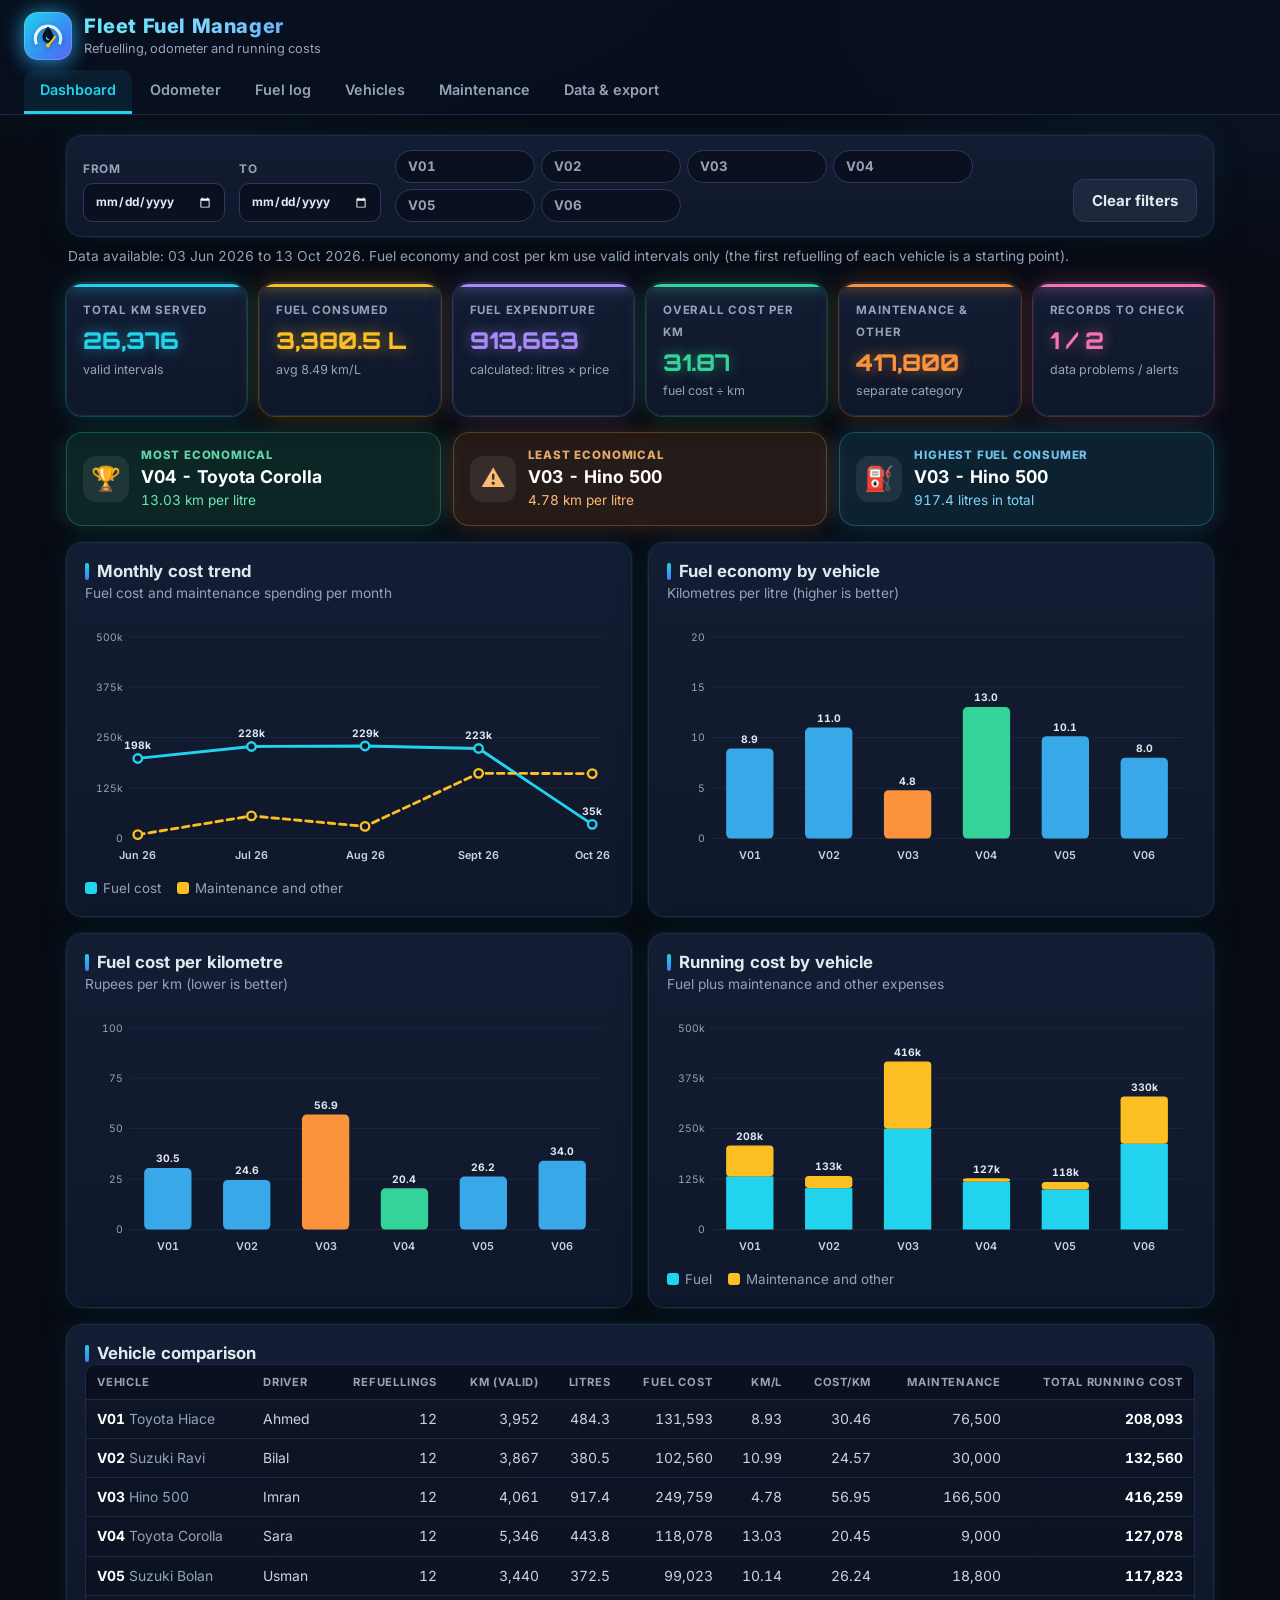
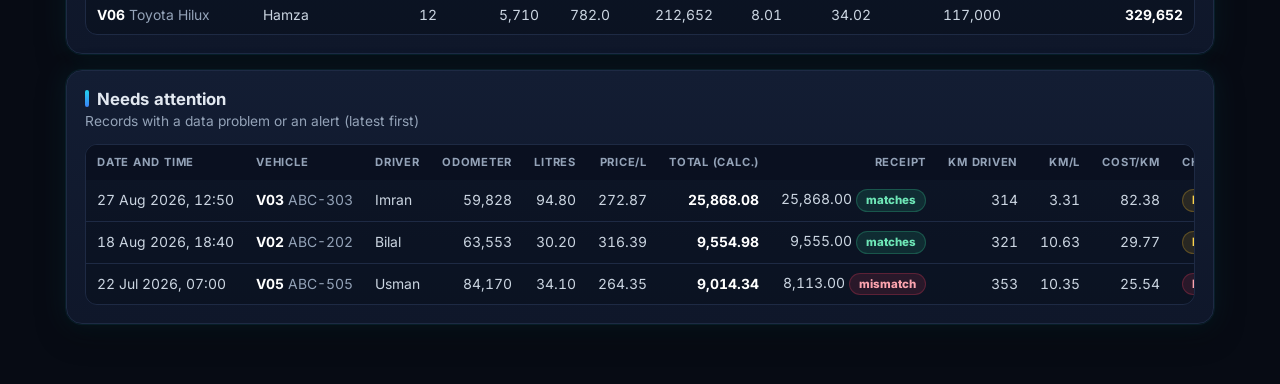
<file: fleet_manager_single.html>
<!DOCTYPE html>
<html lang="en">
<head>
<meta charset="utf-8">
<meta name="viewport" content="width=device-width, initial-scale=1">
<title>Fleet Fuel Manager</title>
<link rel="icon" href="data:image/svg+xml,%3Csvg xmlns='http://www.w3.org/2000/svg' viewBox='0 0 48 48'%3E%3Crect width='48' height='48' rx='11' fill='%2322d3ee'/%3E%3Cpath d='M9 33A16 16 0 1 1 39 33' fill='none' stroke='white' stroke-width='4' stroke-linecap='round'/%3E%3Cpath d='M24 12C24 12 17 20.5 17 25.5A7 7 0 0 0 31 25.5C31 20.5 24 12 24 12Z' fill='%2304121f'/%3E%3Cline x1='24' y1='36' x2='33' y2='25' stroke='%23fbbf24' stroke-width='2.6' stroke-linecap='round'/%3E%3C/svg%3E">
<link rel="preconnect" href="https://fonts.googleapis.com">
<link rel="preconnect" href="https://fonts.gstatic.com" crossorigin>
<link href="https://fonts.googleapis.com/css2?family=Inter:wght@400;500;600;700;800&family=Orbitron:wght@500;700;800&display=swap" rel="stylesheet">
<style>
/* Fleet Fuel Manager - dark "telemetry" theme. Colours are variables at the top: change them to re-theme the whole app. */
:root {
  color-scheme: dark;
  --bg: #070b14;
  --bg2: #0b1220;
  --card: #0f172a;
  --card2: #131d33;
  --ink: #e2e8f0;
  --muted: #94a3b8;
  --line: #1e2a44;
  --cyan: #22d3ee;
  --blue: #3b82f6;
  --head1: #0b1f3a;
  --head2: #0e3a5f;
  --accent: #fbbf24;
  --bar: #38a8e8;
  --best: #34d399;
  --worst: #fb923c;
  --fuel: #22d3ee;
  --maint: #fbbf24;
  --warn-bg: rgba(251, 191, 36, .12);
  --warn-ink: #fcd34d;
  --bad-bg: rgba(244, 63, 94, .13);
  --bad-ink: #fda4af;
  --good-bg: rgba(52, 211, 153, .13);
  --good-ink: #6ee7b7;
  --info-bg: rgba(56, 189, 248, .13);
  --info-ink: #7dd3fc;
  --radius: 16px;
  --wheel-w: 46px;
  --wheel-h: 68px;
  --digital: "Orbitron", "Consolas", "SF Mono", "Courier New", monospace;
}
* { box-sizing: border-box; }
html { -webkit-text-size-adjust: 100%; }
body {
  margin: 0; color: var(--ink); min-height: 100vh;
  background: radial-gradient(900px 420px at 15% -120px, rgba(34, 211, 238, .10), transparent 70%),
              radial-gradient(800px 400px at 100% 0, rgba(59, 130, 246, .10), transparent 70%), var(--bg);
  background-attachment: fixed;
  font-family: "Inter", "Segoe UI", system-ui, -apple-system, Roboto, Arial, sans-serif;
  font-size: 15px; line-height: 1.45; font-variant-numeric: tabular-nums;
}
h1, h2 { margin: 0; line-height: 1.2; }
h2 { font-size: 1.05rem; display: flex; align-items: center; gap: 8px; }
h2::before { content: ""; width: 4px; height: 17px; border-radius: 3px; background: linear-gradient(var(--cyan), var(--blue)); }
.bar h2::before { display: none; }
code { background: #1a2540; color: var(--cyan); padding: 1px 6px; border-radius: 5px; font-size: .88em; }
[hidden] { display: none !important; }
::-webkit-scrollbar { width: 8px; height: 8px; } ::-webkit-scrollbar-track { background: #0a1020; }
::-webkit-scrollbar-thumb { background: #2b3a5c; border-radius: 4px; } ::-webkit-scrollbar-thumb:hover { background: #3b4f7a; }

/* ---------- header ---------- */
.top { background: rgba(9, 16, 32, .86); backdrop-filter: blur(10px); color: #fff; padding: 12px 24px 0; position: sticky; top: 0; z-index: 20; border-bottom: 1px solid var(--line); }
.brand { display: flex; align-items: center; gap: 12px; padding-bottom: 10px; }
.logo { background: linear-gradient(135deg, #22d3ee, #3b82f6 70%, #6366f1); width: 48px; height: 48px; border-radius: 14px; display: grid; place-items: center; box-shadow: 0 0 0 1px rgba(255,255,255,.18) inset, 0 0 22px rgba(34, 211, 238, .55), 0 6px 18px rgba(59, 130, 246, .35); }
.logo svg { filter: drop-shadow(0 1px 2px rgba(0,0,0,.35)); }
.brand h1 { font-size: 1.25rem; font-weight: 800; letter-spacing: .6px; background: linear-gradient(90deg, #67e8f9, #7dd3fc, #60a5fa); -webkit-background-clip: text; background-clip: text; color: transparent; }
.brand p { margin: 2px 0 0; font-size: .8rem; color: var(--muted); }
nav { display: flex; gap: 2px; overflow-x: auto; scrollbar-width: none; }
nav::-webkit-scrollbar { display: none; }
.tab { font: inherit; font-weight: 600; font-size: .9rem; color: var(--muted); background: none; border: 0; cursor: pointer; padding: 10px 16px; border-radius: 10px 10px 0 0; white-space: nowrap; border-bottom: 3px solid transparent; }
.tab:hover { color: #fff; background: rgba(255,255,255,.05); }
.tab.is-active { color: var(--cyan); border-bottom-color: var(--cyan); background: rgba(34, 211, 238, .08); }
.tab:focus-visible, .btn:focus-visible { outline: 3px solid var(--accent); outline-offset: 2px; }

main { max-width: 1180px; margin: 0 auto; padding: 20px 16px 60px; }
.view { display: grid; gap: 16px; animation: fade .3s ease both; }
@keyframes fade { from { opacity: 0; transform: translateY(6px); } to { opacity: 1; transform: none; } }

/* ---------- cards, text ---------- */
.card { background: linear-gradient(180deg, var(--card2), var(--card)); border: 1px solid var(--line); border-radius: var(--radius); padding: 18px; box-shadow: 0 10px 30px rgba(0, 0, 0, .35); min-width: 0; }
.sub { margin: 3px 0 12px; color: var(--muted); font-size: .86rem; }
.hint { color: var(--muted); font-size: .86rem; margin: 0; }
.period { margin: -6px 2px 0; color: var(--muted); font-size: .86rem; }
.bar { display: flex; align-items: center; justify-content: space-between; gap: 12px; }
.grid2 { display: grid; grid-template-columns: repeat(auto-fit, minmax(min(100%, 460px), 1fr)); gap: 16px; }
.stack { display: grid; gap: 10px; justify-items: start; }
.how ul { margin: 10px 0 0; padding-left: 20px; display: grid; gap: 6px; color: #cbd5e1; }

/* ---------- buttons and form controls ---------- */
.btn { display: inline-block; font: inherit; font-weight: 700; cursor: pointer; text-decoration: none; text-align: center; border: 0; border-radius: 11px; padding: 10px 18px; color: #04121f; background: linear-gradient(90deg, #22d3ee, #3b82f6); box-shadow: 0 6px 18px rgba(34, 211, 238, .22); transition: transform .1s, filter .15s; }
.btn:hover { filter: brightness(1.1); transform: translateY(-1px); }
.btn.ghost { background: rgba(148, 163, 184, .1); color: var(--ink); border: 1px solid #2b3a5c; box-shadow: none; }
.btn.ghost:hover { background: rgba(148, 163, 184, .18); }
.btn.danger { background: transparent; color: var(--bad-ink); border: 1px solid rgba(244, 63, 94, .35); box-shadow: none; }
.btn.danger:hover { background: var(--bad-bg); }
.btn.small { padding: 4px 11px; font-size: .8rem; border-radius: 8px; }
input, select { font: inherit; color: var(--ink); background: #0a1020; width: 100%; padding: 9px 11px; border: 1px solid #2b3a5c; border-radius: 10px; transition: border-color .15s, box-shadow .15s; }
input::placeholder { color: #55657f; }
input:focus, select:focus { outline: none; border-color: var(--cyan); box-shadow: 0 0 0 3px rgba(34, 211, 238, .2); }
input[type=checkbox] { accent-color: var(--cyan); }
label { display: grid; gap: 5px; font-size: .74rem; font-weight: 700; color: var(--muted); text-transform: uppercase; letter-spacing: .06em; }
label small { text-transform: none; letter-spacing: 0; font-weight: 500; }
label.check { display: flex; align-items: center; gap: 8px; text-transform: none; letter-spacing: 0; font-size: .9rem; font-weight: 600; color: var(--ink); }
label.check input { width: auto; }
.warn-text { color: var(--warn-ink); }
.filters { display: flex; flex-wrap: wrap; align-items: end; gap: 12px 14px; padding: 14px 16px; }
.filters label { min-width: 140px; }
.filters label.check { min-width: 0; padding-bottom: 9px; }
.spacer { flex: 1; }
.chips { display: flex; flex-wrap: wrap; gap: 6px; flex: 1; min-width: 200px; align-items: center; }
.chip { position: relative; }
.chip input { position: absolute; opacity: 0; inset: 0; width: 100%; height: 100%; cursor: pointer; margin: 0; }
.chip span { display: inline-block; padding: 6px 12px; border-radius: 999px; border: 1px solid #2b3a5c; background: #0a1020; font-size: .83rem; font-weight: 700; color: var(--muted); text-transform: none; letter-spacing: 0; }
.chip input:checked + span { background: rgba(34, 211, 238, .16); border-color: var(--cyan); color: var(--cyan); }
.chip input:focus-visible + span { outline: 3px solid var(--accent); outline-offset: 2px; }

/* ---------- KPI cards ---------- */
.kpis { display: grid; grid-template-columns: repeat(auto-fit, minmax(175px, 1fr)); gap: 12px; }
.kpi { background: linear-gradient(180deg, var(--card2), var(--card)); border: 1px solid var(--line); border-radius: var(--radius); padding: 14px 16px; position: relative; overflow: hidden; box-shadow: 0 8px 24px rgba(0, 0, 0, .3); }
.kpi::before { content: ""; position: absolute; left: 0; top: 0; right: 0; height: 3px; background: var(--c, var(--cyan)); box-shadow: 0 0 14px var(--c, var(--cyan)); }
.kpi:nth-child(1) { --c: var(--cyan); } .kpi:nth-child(2) { --c: var(--accent); } .kpi:nth-child(3) { --c: #a78bfa; }
.kpi:nth-child(4) { --c: var(--best); } .kpi:nth-child(5) { --c: var(--worst); } .kpi:nth-child(6) { --c: #f472b6; }
.kpi small { color: var(--muted); font-size: .72rem; font-weight: 700; text-transform: uppercase; letter-spacing: .07em; }
.kpi b { display: block; font-family: var(--digital); font-size: 1.45rem; font-weight: 800; margin-top: 4px; color: var(--c, var(--cyan)); }
.kpi i { font-style: normal; color: var(--muted); font-size: .78rem; }
.kpis.small .kpi b { font-size: 1.15rem; }
.spotlight { display: grid; grid-template-columns: repeat(auto-fit, minmax(230px, 1fr)); gap: 12px; }
.spot { border-radius: var(--radius); padding: 14px 16px; display: flex; gap: 12px; align-items: center; border: 1px solid transparent; }
.spot .ico { font-size: 1.5rem; width: 46px; height: 46px; display: grid; place-items: center; border-radius: 13px; background: rgba(255,255,255,.08); }
.spot small { display: block; font-size: .72rem; font-weight: 800; text-transform: uppercase; letter-spacing: .07em; opacity: .9; }
.spot b { font-size: 1.1rem; display: block; color: #fff; }
.spot span { font-size: .85rem; }
.spot.best { background: var(--good-bg); color: var(--good-ink); border-color: rgba(52, 211, 153, .3); }
.spot.worst { background: rgba(251, 146, 60, .12); color: #fdba74; border-color: rgba(251, 146, 60, .3); }
.spot.top { background: var(--info-bg); color: var(--info-ink); border-color: rgba(56, 189, 248, .3); }

/* ---------- charts ---------- */
.chart svg { width: 100%; height: auto; display: block; overflow: visible; }
.chart .grid { stroke: #1b2740; stroke-width: 1; }
.chart .axis { fill: var(--muted); font-size: 11px; }
.chart .val { fill: #e2e8f0; font-size: 11px; font-weight: 700; text-anchor: middle; }
.chart .xl { fill: #cbd5e1; font-size: 11.5px; font-weight: 600; text-anchor: middle; }
.chart .bar-rect { transition: opacity .15s, filter .15s; } .chart .bar-rect:hover { opacity: .85; filter: brightness(1.2); }
.chart .empty { fill: var(--muted); font-size: 13px; text-anchor: middle; }
.chart circle { fill: var(--card) !important; }
.legend { display: flex; gap: 16px; flex-wrap: wrap; margin-top: 8px; font-size: .84rem; color: var(--muted); }
.legend i { display: inline-block; width: 12px; height: 12px; border-radius: 3px; margin-right: 6px; vertical-align: -1px; }

/* ---------- tables ---------- */
.tablewrap { overflow-x: auto; border: 1px solid var(--line); border-radius: 12px; background: rgba(5, 9, 18, .35); }
.tablewrap.tall { max-height: 640px; overflow-y: auto; }
table { width: 100%; border-collapse: collapse; font-size: .87rem; color: #cbd5e1; }
th, td { padding: 9px 11px; text-align: right; white-space: nowrap; border-bottom: 1px solid var(--line); }
th { position: sticky; top: 0; background: #0a1020; color: var(--muted); font-size: .7rem; text-transform: uppercase; letter-spacing: .07em; z-index: 1; }
.l { text-align: left; }
td b { color: #fff; }
tbody tr:last-child td { border-bottom: 0; }
tbody tr:hover td { background: rgba(34, 211, 238, .05); }
tr.inactive td { color: #55657f; } tr.inactive td b { color: #6b7a96; }
.muted { color: var(--muted); }
.empty-note { padding: 28px 14px; text-align: center; color: var(--muted); }
.badge { display: inline-block; padding: 2px 9px; border-radius: 999px; font-size: .72rem; font-weight: 800; border: 1px solid transparent; }
.badge.ok { background: var(--good-bg); color: var(--good-ink); border-color: rgba(52, 211, 153, .25); }
.badge.warn { background: var(--warn-bg); color: var(--warn-ink); border-color: rgba(251, 191, 36, .25); }
.badge.bad { background: var(--bad-bg); color: var(--bad-ink); border-color: rgba(244, 63, 94, .25); }
.badge.info { background: var(--info-bg); color: var(--info-ink); border-color: rgba(56, 189, 248, .25); }
.badge.mute { background: rgba(148, 163, 184, .12); color: var(--muted); }
.acts { display: flex; gap: 6px; justify-content: flex-end; }

/* ---------- odometer and gauge ---------- */
.odo-card { padding: 20px; }
.odo-head { display: flex; flex-wrap: wrap; gap: 16px; align-items: end; justify-content: space-between; }
.odo-head label { min-width: 260px; }
.odo-meta { color: var(--muted); font-size: .9rem; display: flex; gap: 8px 18px; flex-wrap: wrap; }
.odo-meta b { color: #fff; }
.odo-body { display: grid; grid-template-columns: minmax(0, 1.3fr) minmax(0, 1fr); gap: 16px; align-items: stretch; margin-top: 16px; }
.odo-stage { display: flex; align-items: center; justify-content: center; gap: 12px; flex-wrap: wrap; padding: 30px 12px; border-radius: 18px; background: radial-gradient(520px 170px at 50% 0, rgba(34, 211, 238, .12), transparent 75%), #060a13; border: 1px solid var(--line); box-shadow: inset 0 2px 16px rgba(0,0,0,.7); }
.odometer { display: inline-flex; gap: 5px; padding: 10px; border-radius: 12px; background: linear-gradient(#5d6c76, #2a343b 45%, #1b2227); box-shadow: 0 6px 16px rgba(0,0,0,.6), 0 0 28px rgba(34, 211, 238, .12), inset 0 1px 0 rgba(255,255,255,.25); }
.digit { position: relative; width: var(--wheel-w); height: var(--wheel-h); overflow: hidden; border-radius: 7px; background: linear-gradient(#2a3239, #10151a 50%, #2a3239); box-shadow: inset 0 0 8px rgba(0,0,0,.85); }
.digit.last { background: linear-gradient(#8b1d1d, #3f0a0a 50%, #8b1d1d); }
.digit::after { content: ""; position: absolute; inset: 0; pointer-events: none; border-radius: 7px; background: linear-gradient(rgba(0,0,0,.6), transparent 30%, transparent 70%, rgba(0,0,0,.6)), linear-gradient(90deg, rgba(255,255,255,.09), transparent 25%, transparent 75%, rgba(0,0,0,.35)); }
.strip { position: absolute; left: 0; top: 0; width: 100%; transition: transform 1.2s cubic-bezier(.22, .85, .28, 1); }
.strip span { display: block; height: var(--wheel-h); line-height: var(--wheel-h); text-align: center; color: #f8fafc; font-size: calc(var(--wheel-h) * .6); font-weight: 700; font-family: var(--digital); text-shadow: 0 0 12px rgba(120, 220, 255, .55); }
.unit { color: var(--cyan); font-weight: 800; letter-spacing: .1em; }
.gauge-box { display: grid; place-items: center; padding: 8px; border-radius: 18px; border: 1px solid var(--line); background: radial-gradient(260px 200px at 50% 40%, rgba(251, 191, 36, .07), transparent 75%), #060a13; }
.gauge { width: 100%; max-width: 280px; height: auto; }
.gauge .track { fill: none; stroke: #1b2740; stroke-width: 14; stroke-linecap: round; }
.gauge .fill { fill: none; stroke: url(#gArc); stroke-width: 14; stroke-linecap: round; filter: drop-shadow(0 0 6px rgba(34, 211, 238, .6)); transition: stroke-dasharray 1.2s cubic-bezier(.22, .85, .28, 1); }
.gauge .needle { transform-origin: 150px 150px; transition: transform 1.2s cubic-bezier(.34, 1.4, .64, 1); }
.gauge text { fill: var(--muted); font-size: 10px; font-family: var(--digital); text-anchor: middle; }
.gauge .big { fill: var(--cyan); font-size: 24px; font-weight: 800; }
.gauge .cap { fill: var(--muted); font-size: 9px; letter-spacing: .1em; }
.odo-note { text-align: center; color: var(--muted); font-size: .88rem; margin: 12px 0 0; min-height: 1.3em; }
.minis { display: grid; gap: 8px; }
.mini { display: flex; align-items: center; justify-content: space-between; gap: 10px; padding: 10px 12px; border: 1px solid var(--line); border-radius: 12px; background: #0a1020; cursor: pointer; font: inherit; text-align: left; color: inherit; }
.mini:hover { border-color: var(--cyan); background: #0d1730; }
.mini.is-on { border-color: var(--cyan); background: rgba(34, 211, 238, .1); }
.mini b { display: block; color: #fff; } .mini span { color: var(--muted); font-size: .82rem; }
.mini .km { font-family: var(--digital); font-weight: 700; font-size: .95rem; background: #03060d; color: var(--cyan); padding: 5px 10px; border-radius: 7px; letter-spacing: 1.5px; border: 1px solid rgba(34, 211, 238, .25); text-shadow: 0 0 8px rgba(34, 211, 238, .6); }

/* ---------- dialogs ---------- */
dialog { border: 1px solid var(--line); border-radius: 18px; padding: 0; width: min(580px, calc(100vw - 24px)); max-height: calc(100vh - 24px); box-shadow: 0 30px 80px rgba(0, 0, 0, .7); color: var(--ink); background: var(--card); }
dialog::backdrop { background: rgba(2, 6, 14, .72); backdrop-filter: blur(3px); }
dialog form { padding: 20px; display: grid; gap: 14px; }
.fields { display: grid; grid-template-columns: repeat(2, minmax(0, 1fr)); gap: 12px; }
.fields .wide { grid-column: 1 / -1; }
.calc { background: #0a1020; border: 1px solid var(--line); border-radius: 12px; padding: 10px 12px; font-size: .9rem; min-height: 2.6em; color: var(--muted); }
.calc b { font-family: var(--digital); font-size: 1.05rem; color: var(--cyan); }
.hintline { margin: -6px 0 0; color: var(--muted); font-size: .84rem; }
.confirm { background: var(--warn-bg); border: 1px solid rgba(251, 191, 36, .3); border-radius: 12px; padding: 10px 12px; color: var(--warn-ink); }
.msgbox:not(:empty) { padding: 10px 12px; border-radius: 12px; font-size: .9rem; background: var(--bad-bg); color: var(--bad-ink); border: 1px solid rgba(244, 63, 94, .3); }
.msgbox.warn:not(:empty) { background: var(--warn-bg); color: var(--warn-ink); border-color: rgba(251, 191, 36, .3); }
.msgbox.ok:not(:empty) { background: var(--good-bg); color: var(--good-ink); border-color: rgba(52, 211, 153, .3); }
#restoreMsg { margin-top: 10px; font-size: .9rem; }
#restoreMsg:not(:empty) { padding: 10px 12px; border-radius: 12px; background: var(--good-bg); color: var(--good-ink); }
#restoreMsg.bad:not(:empty) { background: var(--bad-bg); color: var(--bad-ink); }
.actions { display: flex; justify-content: flex-end; gap: 10px; }
.toast { position: fixed; left: 50%; bottom: 22px; transform: translate(-50%, 30px); background: #0b1d33; color: #e2f6ff; border: 1px solid rgba(34, 211, 238, .4); padding: 11px 18px; border-radius: 14px; font-weight: 600; opacity: 0; pointer-events: none; transition: .25s; z-index: 50; max-width: calc(100vw - 32px); box-shadow: 0 14px 40px rgba(0,0,0,.6); }
.toast.show { opacity: 1; transform: translate(-50%, 0); }
.toast.err { background: #2a0f1a; border-color: rgba(244, 63, 94, .5); color: var(--bad-ink); }

@media (max-width: 760px) { .odo-body { grid-template-columns: 1fr; } }
@media (max-width: 640px) {
  .top { padding: 12px 12px 0; }
  main { padding: 14px 10px 50px; }
  .fields { grid-template-columns: 1fr; }
  :root { --wheel-w: 36px; --wheel-h: 56px; }
  .odo-stage { padding: 22px 6px; } .odometer { gap: 3px; padding: 7px; }
  .odo-head label { min-width: 100%; }
}
@media (prefers-reduced-motion: reduce) { .view { animation: none; } .strip, .gauge .needle, .gauge .fill { transition: none; } .btn { transition: none; } }
@media print { .top, .filters, .btn, dialog { display: none !important; } body { background: #fff; color: #000; } }

.empty-banner { border-color: rgba(251, 191, 36, .45); background: var(--warn-bg); }
.empty-banner .sub { color: var(--warn-ink); }

/* ---------- glow on cards ---------- */
.card { box-shadow: 0 0 0 1px rgba(34, 211, 238, .07), 0 0 26px rgba(34, 211, 238, .09), 0 10px 30px rgba(0, 0, 0, .35); transition: box-shadow .25s, border-color .25s; }
.card:hover { border-color: rgba(34, 211, 238, .35); box-shadow: 0 0 0 1px rgba(34, 211, 238, .18), 0 0 34px rgba(34, 211, 238, .2), 0 10px 30px rgba(0, 0, 0, .4); }
.kpi { box-shadow: 0 0 0 1px color-mix(in srgb, var(--c) 22%, transparent), 0 0 24px color-mix(in srgb, var(--c) 22%, transparent), 0 8px 24px rgba(0, 0, 0, .3); transition: box-shadow .25s, transform .25s, border-color .25s; }
.kpi:hover { transform: translateY(-2px); border-color: color-mix(in srgb, var(--c) 55%, transparent); box-shadow: 0 0 0 1px color-mix(in srgb, var(--c) 45%, transparent), 0 0 38px color-mix(in srgb, var(--c) 42%, transparent), 0 10px 28px rgba(0, 0, 0, .35); }
.kpi b { text-shadow: 0 0 14px color-mix(in srgb, var(--c) 55%, transparent); }
.spot { transition: box-shadow .25s, transform .25s; }
.spot.best { box-shadow: 0 0 26px rgba(52, 211, 153, .22); } .spot.worst { box-shadow: 0 0 26px rgba(251, 146, 60, .22); } .spot.top { box-shadow: 0 0 26px rgba(56, 189, 248, .22); }
.spot:hover { transform: translateY(-2px); }
.spot.best:hover { box-shadow: 0 0 40px rgba(52, 211, 153, .4); } .spot.worst:hover { box-shadow: 0 0 40px rgba(251, 146, 60, .4); } .spot.top:hover { box-shadow: 0 0 40px rgba(56, 189, 248, .4); }
.odo-stage, .gauge-box { box-shadow: inset 0 2px 16px rgba(0, 0, 0, .7), 0 0 30px rgba(34, 211, 238, .12); }
.mini.is-on { box-shadow: 0 0 18px rgba(34, 211, 238, .25); }
.empty-banner { box-shadow: 0 0 28px rgba(251, 191, 36, .2); }
@media (prefers-reduced-motion: reduce) { .kpi:hover, .spot:hover { transform: none; } }

</style>
</head>
<body>
<header class="top">
  <div class="brand">
    <span class="logo" aria-hidden="true">
      <svg viewBox="0 0 48 48" width="38" height="38">
        <defs><linearGradient id="lg" x1="0" y1="0" x2="1" y2="1"><stop offset="0" stop-color="#ffffff"/><stop offset="1" stop-color="#bff3ff"/></linearGradient></defs>
        <path d="M9 33 A16 16 0 1 1 39 33" fill="none" stroke="url(#lg)" stroke-width="4" stroke-linecap="round" opacity=".95"/>
        <path d="M24 12 C24 12 17 20.5 17 25.5 A7 7 0 0 0 31 25.5 C31 20.5 24 12 24 12 Z" fill="#04121f"/>
        <path d="M22 26 A2.8 2.8 0 0 0 25 28.6" fill="none" stroke="#22d3ee" stroke-width="1.8" stroke-linecap="round"/>
        <line x1="24" y1="36" x2="33" y2="25" stroke="#fbbf24" stroke-width="2.6" stroke-linecap="round"/>
        <circle cx="24" cy="36" r="2.6" fill="#fbbf24"/>
      </svg>
    </span>
    <div><h1>Fleet Fuel Manager</h1><p>Refuelling, odometer and running costs</p></div>
  </div>
  <nav aria-label="Main">
    <button class="tab is-active" data-view="dashboard">Dashboard</button>
    <button class="tab" data-view="odometer">Odometer</button>
    <button class="tab" data-view="fuel">Fuel log</button>
    <button class="tab" data-view="vehicles">Vehicles</button>
    <button class="tab" data-view="maintenance">Maintenance</button>
    <button class="tab" data-view="data">Data &amp; export</button>
  </nav>
</header>

<main>
  <!-- ================= DASHBOARD ================= -->
  <section id="view-dashboard" class="view">
    <div class="card empty-banner" id="emptyBanner" hidden>
      <h2>No data yet</h2>
      <p class="sub">The app is empty. Load the demo data (6 vehicles, 72 refuellings) or start adding your own on the Vehicles tab.</p>
      <button class="btn" id="loadDemo" type="button">Load demo data</button>
    </div>
    <form class="filters card" id="dashFilters">
      <label>From <input type="date" name="start"></label>
      <label>To <input type="date" name="end"></label>
      <div class="chips" id="dashVehicles" aria-label="Vehicles"></div>
      <button type="button" class="btn ghost" id="dashClear">Clear filters</button>
    </form>
    <p class="period" id="dashPeriod"></p>

    <div class="kpis" id="kpis"></div>
    <div class="spotlight" id="spotlight"></div>

    <div class="grid2">
      <div class="card"><h2>Monthly cost trend</h2><p class="sub">Fuel cost and maintenance spending per month</p><div id="chTrend" class="chart"></div><div class="legend" id="lgTrend"></div></div>
      <div class="card"><h2>Fuel economy by vehicle</h2><p class="sub">Kilometres per litre (higher is better)</p><div id="chEco" class="chart"></div></div>
      <div class="card"><h2>Fuel cost per kilometre</h2><p class="sub">Rupees per km (lower is better)</p><div id="chCpk" class="chart"></div></div>
      <div class="card"><h2>Running cost by vehicle</h2><p class="sub">Fuel plus maintenance and other expenses</p><div id="chRun" class="chart"></div><div class="legend" id="lgRun"></div></div>
    </div>

    <div class="card">
      <h2>Vehicle comparison</h2>
      <div class="tablewrap"><table id="summaryTable"></table></div>
    </div>
    <div class="card">
      <h2>Needs attention</h2>
      <p class="sub">Records with a data problem or an alert (latest first)</p>
      <div class="tablewrap" id="attention"></div>
    </div>
  </section>

  <!-- ================= ODOMETER ================= -->
  <section id="view-odometer" class="view" hidden>
    <div class="card odo-card">
      <div class="odo-head">
        <label>Vehicle <select id="odoVehicle"></select></label>
        <div class="odo-meta" id="odoMeta"></div>
      </div>
      <div class="odo-body">
        <div class="odo-stage">
          <div class="odometer" id="odometer" aria-live="polite"></div><span class="unit">KM</span>
        </div>
        <div class="gauge-box">
          <svg class="gauge" viewBox="0 0 300 250" role="img" aria-label="Average fuel economy gauge">
            <defs><linearGradient id="gArc" x1="0" y1="0" x2="1" y2="0"><stop offset="0" stop-color="#fb923c"/><stop offset=".5" stop-color="#fbbf24"/><stop offset="1" stop-color="#34d399"/></linearGradient></defs>
            <path class="track" d="M 45 215 A 120 120 0 1 1 255 215" pathLength="100"/>
            <path class="fill" id="gaugeFill" d="M 45 215 A 120 120 0 1 1 255 215" pathLength="100" stroke-dasharray="0 100"/>
            <g id="gaugeTicks"></g>
            <g class="needle" id="gaugeNeedle" style="transform: rotate(-125deg)">
              <line x1="150" y1="150" x2="150" y2="52" stroke="#fb7185" stroke-width="4" stroke-linecap="round"/>
              <circle cx="150" cy="150" r="9" fill="#0f172a" stroke="#fb7185" stroke-width="4"/><circle cx="150" cy="150" r="3" fill="#fff"/>
            </g>
            <text class="big" id="gaugeVal" x="150" y="196">-</text>
            <text class="cap" x="150" y="214">KM PER LITRE (AVERAGE)</text>
          </svg>
        </div>
      </div>
      <p class="odo-note" id="odoNote"></p>
    </div>
    <div class="grid2">
      <div class="card"><h2>Latest refuellings</h2><div class="tablewrap" id="odoRecent"></div></div>
      <div class="card"><h2>All vehicles</h2><div class="minis" id="odoAll"></div></div>
    </div>
  </section>

  <!-- ================= FUEL LOG ================= -->
  <section id="view-fuel" class="view" hidden>
    <form class="filters card" id="fuelFilters">
      <label>From <input type="date" name="start"></label>
      <label>To <input type="date" name="end"></label>
      <label>Vehicle <select name="vehicle"></select></label>
      <label class="check"><input type="checkbox" name="flagged" value="1"> Problems and alerts only</label>
      <button type="button" class="btn ghost" id="fuelClear">Clear</button>
      <span class="spacer"></span>
      <button type="button" class="btn" id="fuelAdd">+ Record refuelling</button>
    </form>
    <div class="card">
      <p class="sub" id="fuelCount"></p>
      <div class="tablewrap tall" id="fuelTable"></div>
    </div>
  </section>

  <!-- ================= VEHICLES ================= -->
  <section id="view-vehicles" class="view" hidden>
    <div class="bar"><h2>Fleet vehicles</h2><button class="btn" id="vehAdd">+ Add vehicle</button></div>
    <div class="card"><div class="tablewrap" id="vehTable"></div></div>
    <p class="hint">Deactivating a vehicle keeps its history but hides it from new refuelling entries.</p>
  </section>

  <!-- ================= MAINTENANCE ================= -->
  <section id="view-maintenance" class="view" hidden>
    <form class="filters card" id="mainFilters">
      <label>From <input type="date" name="start"></label>
      <label>To <input type="date" name="end"></label>
      <label>Vehicle <select name="vehicle"></select></label>
      <label>Category <select name="category"></select></label>
      <button type="button" class="btn ghost" id="mainClear">Clear</button>
      <span class="spacer"></span>
      <button type="button" class="btn" id="mainAdd">+ Add expense</button>
    </form>
    <div class="kpis small" id="mainKpis"></div>
    <div class="card"><div class="tablewrap" id="mainTable"></div></div>
  </section>

  <!-- ================= DATA ================= -->
  <section id="view-data" class="view" hidden>
    <div>
      <div class="card">
        <h2>Export</h2>
        <p class="sub">Download the stored data. CSV files open in Excel.</p>
        <div class="stack">
          <button class="btn" id="exSummary" type="button">Vehicle summary (CSV)</button>
          <button class="btn ghost" id="exFuel" type="button">Fuel log (CSV)</button>
          <button class="btn ghost" id="exMaint" type="button">Maintenance (CSV)</button>
        </div>
        <p class="hint" id="dataCounts"></p>
      </div>
    </div>
    <div class="card how">
      <h2>How the numbers are calculated</h2>
      <ul>
        <li><b>Total cost</b> = litres × price per litre. The receipt total you type is only compared with it (difference above max(1, 0.5%) is flagged).</li>
        <li><b>Distance</b> = this odometer reading − the previous reading of the same vehicle.</li>
        <li><b>Fuel economy (km/L)</b> = distance ÷ litres, using the full-tank-to-full-tank method: fill the tank completely each time.</li>
        <li><b>Cost per km</b> = total cost ÷ distance. Only valid intervals (distance above 0) count.</li>
        <li>The <b>first record of each vehicle</b> is a starting point. It has no previous reading, so it shows no km/L and no cost per km.</li>
        <li><b>Alerts:</b> km/L more than 15% below the vehicle's own average, or price per litre more than 10% above its own average.</li>
      </ul>
    </div>
  </section>
</main>

<!-- ================= DIALOGS ================= -->
<dialog id="fuelDialog">
  <form id="fuelForm" novalidate>
    <h2 id="fuelTitle">Record refuelling</h2>
    <div class="fields">
      <label class="wide">Vehicle <select name="vehicle_id" required></select></label>
      <label>Date <input type="date" name="date" required></label>
      <label>Time <input type="time" name="time" required></label>
      <label>Odometer (km) <input type="number" name="odometer" min="0" step="1" inputmode="numeric" required></label>
      <label>Litres <input type="number" name="litres" min="0" step="0.01" inputmode="decimal" required></label>
      <label>Price per litre <input type="number" name="price" min="0" step="0.01" inputmode="decimal" required></label>
      <label>Receipt total <small>(optional)</small> <input type="number" name="receipt" min="0" step="0.01" inputmode="decimal"></label>
      <label class="wide">Station <small>(optional)</small> <input type="text" name="station" maxlength="60"></label>
    </div>
    <div class="calc" id="fuelCalc"></div>
    <p class="hintline" id="fuelLast"></p>
    <label class="check confirm" id="fuelConfirmRow" hidden><input type="checkbox" name="confirm"> Confirm: save this reading even though it looks unusual</label>
    <div class="msgbox" id="fuelMsg" role="alert"></div>
    <div class="actions"><button type="button" class="btn ghost" data-close>Cancel</button><button class="btn" type="submit">Save</button></div>
  </form>
</dialog>

<dialog id="vehDialog">
  <form id="vehForm" novalidate>
    <h2 id="vehTitle">Add vehicle</h2>
    <div class="fields">
      <label>Vehicle ID <input name="vehicle_id" maxlength="12" placeholder="V07" required></label>
      <label>Registration <input name="registration" maxlength="20" placeholder="ABC-707" required></label>
      <label>Make / model <input name="make_model" maxlength="60"></label>
      <label>Vehicle type <input name="vehicle_type" maxlength="40" placeholder="Van, pickup, truck"></label>
      <label>Fuel type <select name="fuel_type"></select></label>
      <label>Driver <input name="driver" maxlength="60"></label>
      <label class="wide">Notes <input name="notes" maxlength="300"></label>
      <label class="check wide" id="vehActiveRow"><input type="checkbox" name="active" checked> Active</label>
    </div>
    <div class="msgbox" id="vehMsg" role="alert"></div>
    <div class="actions"><button type="button" class="btn ghost" data-close>Cancel</button><button class="btn" type="submit">Save</button></div>
  </form>
</dialog>

<dialog id="mainDialog">
  <form id="mainForm" novalidate>
    <h2>Add maintenance or other expense</h2>
    <div class="fields">
      <label class="wide">Vehicle <select name="vehicle_id" required></select></label>
      <label>Date <input type="date" name="date" required></label>
      <label>Category <select name="category" required></select></label>
      <label class="wide">Description <input name="description" maxlength="120" placeholder="Oil and filter change"></label>
      <label>Cost <input type="number" name="cost" min="0" step="0.01" inputmode="decimal" required></label>
      <label>Odometer (km) <small>(optional)</small> <input type="number" name="odometer" min="0" step="1" inputmode="numeric"></label>
      <label class="wide">Notes <input name="notes" maxlength="300"></label>
    </div>
    <div class="msgbox" id="mainMsg" role="alert"></div>
    <div class="actions"><button type="button" class="btn ghost" data-close>Cancel</button><button class="btn" type="submit">Save</button></div>
  </form>
</dialog>

<div id="toast" class="toast" role="status" aria-live="polite"></div>
<script>
/* data.js - the demo data. Open this file in VS Code to read or change it.
   The first time the page opens, these lists are copied into the browser's storage.
   After that the browser's copy is used, so if you edit this file, open the app and press
   Data & export -> "Reload demo data" to load your changes.

   vehicles : vehicle_id, registration, make_model, vehicle_type, fuel_type, driver, notes, active (1 = active, 0 = inactive)
   fuel     : vehicle_id, fill_datetime ("YYYY-MM-DD HH:MM"), odometer_km, litres, price_per_litre, receipt_total (or null), station, odometer_confirmed (0 or 1)
   maint    : vehicle_id, maint_date ("YYYY-MM-DD"), category (Service, Tyres, Repair, Insurance, Other), description, cost, odometer_km (or null), notes
   One record per line. Keep the commas and quotes exactly as they are. */

const SEED = {
  vehicles: [
    {"vehicle_id": "V01", "registration": "ABC-101", "make_model": "Toyota Hiace", "vehicle_type": "Delivery van", "fuel_type": "Diesel", "driver": "Ahmed", "notes": "", "active": 1},
    {"vehicle_id": "V02", "registration": "ABC-202", "make_model": "Suzuki Ravi", "vehicle_type": "Pickup", "fuel_type": "Petrol", "driver": "Bilal", "notes": "", "active": 1},
    {"vehicle_id": "V03", "registration": "ABC-303", "make_model": "Hino 500", "vehicle_type": "Truck", "fuel_type": "Diesel", "driver": "Imran", "notes": "", "active": 1},
    {"vehicle_id": "V04", "registration": "ABC-404", "make_model": "Toyota Corolla", "vehicle_type": "Sedan", "fuel_type": "Petrol", "driver": "Sara", "notes": "", "active": 1},
    {"vehicle_id": "V05", "registration": "ABC-505", "make_model": "Suzuki Bolan", "vehicle_type": "Van", "fuel_type": "Petrol", "driver": "Usman", "notes": "", "active": 1},
    {"vehicle_id": "V06", "registration": "ABC-606", "make_model": "Toyota Hilux", "vehicle_type": "Pickup", "fuel_type": "Diesel", "driver": "Hamza", "notes": "", "active": 1}
  ],

  fuel: [
    {"vehicle_id": "V01", "fill_datetime": "2026-06-03 18:30", "odometer_km": 62000, "litres": 41.8, "price_per_litre": 268.18, "receipt_total": 11210.0, "station": "Depot pump", "odometer_confirmed": 0},
    {"vehicle_id": "V01", "fill_datetime": "2026-06-16 12:50", "odometer_km": 62417, "litres": 47.8, "price_per_litre": 269.61, "receipt_total": 12887.0, "station": "PSO", "odometer_confirmed": 0},
    {"vehicle_id": "V01", "fill_datetime": "2026-06-25 17:50", "odometer_km": 62779, "litres": 41.7, "price_per_litre": 269.52, "receipt_total": 11239.0, "station": "Shell", "odometer_confirmed": 0},
    {"vehicle_id": "V01", "fill_datetime": "2026-07-08 15:50", "odometer_km": 63247, "litres": 49.7, "price_per_litre": 270.56, "receipt_total": 13447.0, "station": "PSO", "odometer_confirmed": 0},
    {"vehicle_id": "V01", "fill_datetime": "2026-07-21 08:10", "odometer_km": 63565, "litres": 35.2, "price_per_litre": 269.48, "receipt_total": 9486.0, "station": "Shell", "odometer_confirmed": 0},
    {"vehicle_id": "V01", "fill_datetime": "2026-08-02 08:50", "odometer_km": 63927, "litres": 39.9, "price_per_litre": 270.59, "receipt_total": 10797.0, "station": "Total", "odometer_confirmed": 0},
    {"vehicle_id": "V01", "fill_datetime": "2026-08-14 12:40", "odometer_km": 64230, "litres": 35.1, "price_per_litre": 272.66, "receipt_total": 9570.0, "station": "Shell", "odometer_confirmed": 0},
    {"vehicle_id": "V01", "fill_datetime": "2026-08-25 07:40", "odometer_km": 64578, "litres": 39.7, "price_per_litre": 272.27, "receipt_total": 10809.0, "station": "Shell", "odometer_confirmed": 0},
    {"vehicle_id": "V01", "fill_datetime": "2026-09-06 07:50", "odometer_km": 64901, "litres": 36.6, "price_per_litre": 272.3, "receipt_total": 9966.0, "station": "Shell", "odometer_confirmed": 0},
    {"vehicle_id": "V01", "fill_datetime": "2026-09-16 17:30", "odometer_km": 65258, "litres": 38.1, "price_per_litre": 274.21, "receipt_total": 10447.0, "station": "Depot pump", "odometer_confirmed": 0},
    {"vehicle_id": "V01", "fill_datetime": "2026-09-25 09:00", "odometer_km": 65638, "litres": 43.5, "price_per_litre": 275.52, "receipt_total": 11985.0, "station": "Total", "odometer_confirmed": 0},
    {"vehicle_id": "V01", "fill_datetime": "2026-10-06 08:10", "odometer_km": 65952, "litres": 35.2, "price_per_litre": 276.97, "receipt_total": 9749.0, "station": "Shell", "odometer_confirmed": 0},
    {"vehicle_id": "V02", "fill_datetime": "2026-06-04 08:50", "odometer_km": 61000, "litres": 28.7, "price_per_litre": 262.89, "receipt_total": 7545.0, "station": "PSO", "odometer_confirmed": 0},
    {"vehicle_id": "V02", "fill_datetime": "2026-06-16 12:50", "odometer_km": 61393, "litres": 34.1, "price_per_litre": 263.51, "receipt_total": 8986.0, "station": "Depot pump", "odometer_confirmed": 0},
    {"vehicle_id": "V02", "fill_datetime": "2026-06-25 18:40", "odometer_km": 61770, "litres": 32.7, "price_per_litre": 261.9, "receipt_total": 8564.0, "station": "Total", "odometer_confirmed": 0},
    {"vehicle_id": "V02", "fill_datetime": "2026-07-04 17:40", "odometer_km": 62102, "litres": 30.5, "price_per_litre": 265.16, "receipt_total": 8087.0, "station": "Shell", "odometer_confirmed": 0},
    {"vehicle_id": "V02", "fill_datetime": "2026-07-13 18:40", "odometer_km": 62528, "litres": 39.9, "price_per_litre": 264.07, "receipt_total": 10536.0, "station": "Total", "odometer_confirmed": 0},
    {"vehicle_id": "V02", "fill_datetime": "2026-07-24 17:10", "odometer_km": 62871, "litres": 32.6, "price_per_litre": 264.63, "receipt_total": 8627.0, "station": "Shell", "odometer_confirmed": 0},
    {"vehicle_id": "V02", "fill_datetime": "2026-08-06 15:30", "odometer_km": 63232, "litres": 32.4, "price_per_litre": 265.08, "receipt_total": 8589.0, "station": "PSO", "odometer_confirmed": 0},
    {"vehicle_id": "V02", "fill_datetime": "2026-08-18 18:40", "odometer_km": 63553, "litres": 30.2, "price_per_litre": 316.39, "receipt_total": 9555.0, "station": "PSO", "odometer_confirmed": 0},
    {"vehicle_id": "V02", "fill_datetime": "2026-08-28 17:30", "odometer_km": 63886, "litres": 29.9, "price_per_litre": 267.76, "receipt_total": 8006.0, "station": "Depot pump", "odometer_confirmed": 0},
    {"vehicle_id": "V02", "fill_datetime": "2026-09-10 15:20", "odometer_km": 64190, "litres": 28.9, "price_per_litre": 267.13, "receipt_total": 7720.0, "station": "PSO", "odometer_confirmed": 0},
    {"vehicle_id": "V02", "fill_datetime": "2026-09-22 09:40", "odometer_km": 64543, "litres": 31.1, "price_per_litre": 269.29, "receipt_total": 8375.0, "station": "PSO", "odometer_confirmed": 0},
    {"vehicle_id": "V02", "fill_datetime": "2026-10-01 15:40", "odometer_km": 64867, "litres": 29.5, "price_per_litre": 270.16, "receipt_total": 7970.0, "station": "Shell", "odometer_confirmed": 0},
    {"vehicle_id": "V03", "fill_datetime": "2026-06-05 17:00", "odometer_km": 57000, "litres": 68.7, "price_per_litre": 269.24, "receipt_total": 18497.0, "station": "Shell", "odometer_confirmed": 0},
    {"vehicle_id": "V03", "fill_datetime": "2026-06-16 09:20", "odometer_km": 57361, "litres": 74.1, "price_per_litre": 267.34, "receipt_total": 19810.0, "station": "PSO", "odometer_confirmed": 0},
    {"vehicle_id": "V03", "fill_datetime": "2026-06-25 17:50", "odometer_km": 57739, "litres": 72.8, "price_per_litre": 270.84, "receipt_total": 19717.0, "station": "PSO", "odometer_confirmed": 0},
    {"vehicle_id": "V03", "fill_datetime": "2026-07-08 17:20", "odometer_km": 58043, "litres": 63.9, "price_per_litre": 271.33, "receipt_total": 17338.0, "station": "Shell", "odometer_confirmed": 0},
    {"vehicle_id": "V03", "fill_datetime": "2026-07-17 09:20", "odometer_km": 58422, "litres": 79.2, "price_per_litre": 269.5, "receipt_total": 21344.0, "station": "PSO", "odometer_confirmed": 0},
    {"vehicle_id": "V03", "fill_datetime": "2026-07-26 17:50", "odometer_km": 58748, "litres": 65.0, "price_per_litre": 272.21, "receipt_total": 17694.0, "station": "PSO", "odometer_confirmed": 0},
    {"vehicle_id": "V03", "fill_datetime": "2026-08-06 18:30", "odometer_km": 59117, "litres": 72.5, "price_per_litre": 273.4, "receipt_total": 19822.0, "station": "Shell", "odometer_confirmed": 0},
    {"vehicle_id": "V03", "fill_datetime": "2026-08-18 15:00", "odometer_km": 59514, "litres": 78.5, "price_per_litre": 272.55, "receipt_total": 21395.0, "station": "Shell", "odometer_confirmed": 0},
    {"vehicle_id": "V03", "fill_datetime": "2026-08-27 12:50", "odometer_km": 59828, "litres": 94.8, "price_per_litre": 272.87, "receipt_total": 25868.0, "station": "Total", "odometer_confirmed": 0},
    {"vehicle_id": "V03", "fill_datetime": "2026-09-08 12:40", "odometer_km": 60278, "litres": 88.2, "price_per_litre": 274.17, "receipt_total": 24182.0, "station": "Shell", "odometer_confirmed": 0},
    {"vehicle_id": "V03", "fill_datetime": "2026-09-21 12:00", "odometer_km": 60675, "litres": 83.3, "price_per_litre": 275.3, "receipt_total": 22932.0, "station": "PSO", "odometer_confirmed": 0},
    {"vehicle_id": "V03", "fill_datetime": "2026-09-30 09:00", "odometer_km": 61061, "litres": 76.4, "price_per_litre": 276.96, "receipt_total": 21160.0, "station": "Total", "odometer_confirmed": 0},
    {"vehicle_id": "V04", "fill_datetime": "2026-06-06 15:10", "odometer_km": 68000, "litres": 33.4, "price_per_litre": 262.34, "receipt_total": 8762.0, "station": "Total", "odometer_confirmed": 0},
    {"vehicle_id": "V04", "fill_datetime": "2026-06-18 09:10", "odometer_km": 68484, "litres": 38.2, "price_per_litre": 262.41, "receipt_total": 10024.0, "station": "Depot pump", "odometer_confirmed": 0},
    {"vehicle_id": "V04", "fill_datetime": "2026-06-28 09:10", "odometer_km": 69042, "litres": 43.4, "price_per_litre": 263.65, "receipt_total": 11442.0, "station": "PSO", "odometer_confirmed": 0},
    {"vehicle_id": "V04", "fill_datetime": "2026-07-08 17:00", "odometer_km": 69555, "litres": 38.2, "price_per_litre": 265.15, "receipt_total": 10129.0, "station": "Total", "odometer_confirmed": 0},
    {"vehicle_id": "V04", "fill_datetime": "2026-07-18 18:30", "odometer_km": 69983, "litres": 33.0, "price_per_litre": 266.08, "receipt_total": 8781.0, "station": "Depot pump", "odometer_confirmed": 0},
    {"vehicle_id": "V04", "fill_datetime": "2026-07-31 15:30", "odometer_km": 70470, "litres": 38.2, "price_per_litre": 266.52, "receipt_total": 10181.0, "station": "Total", "odometer_confirmed": 0},
    {"vehicle_id": "V04", "fill_datetime": "2026-08-09 17:50", "odometer_km": 71013, "litres": 42.7, "price_per_litre": 266.52, "receipt_total": 11380.0, "station": "Total", "odometer_confirmed": 0},
    {"vehicle_id": "V04", "fill_datetime": "2026-08-22 17:10", "odometer_km": 71492, "litres": 36.3, "price_per_litre": 267.09, "receipt_total": 9695.0, "station": "Depot pump", "odometer_confirmed": 0},
    {"vehicle_id": "V04", "fill_datetime": "2026-09-03 18:10", "odometer_km": 71947, "litres": 34.1, "price_per_litre": 266.9, "receipt_total": 9101.0, "station": "Shell", "odometer_confirmed": 0},
    {"vehicle_id": "V04", "fill_datetime": "2026-09-12 18:20", "odometer_km": 72441, "litres": 37.5, "price_per_litre": 268.77, "receipt_total": 10079.0, "station": "Shell", "odometer_confirmed": 0},
    {"vehicle_id": "V04", "fill_datetime": "2026-09-22 07:30", "odometer_km": 72884, "litres": 34.2, "price_per_litre": 268.04, "receipt_total": 9167.0, "station": "Shell", "odometer_confirmed": 0},
    {"vehicle_id": "V04", "fill_datetime": "2026-10-02 15:40", "odometer_km": 73346, "litres": 34.6, "price_per_litre": 269.82, "receipt_total": 9336.0, "station": "PSO", "odometer_confirmed": 0},
    {"vehicle_id": "V05", "fill_datetime": "2026-06-07 08:00", "odometer_km": 83000, "litres": 33.4, "price_per_litre": 262.6, "receipt_total": 8771.0, "station": "Depot pump", "odometer_confirmed": 0},
    {"vehicle_id": "V05", "fill_datetime": "2026-06-19 07:30", "odometer_km": 83258, "litres": 25.9, "price_per_litre": 263.08, "receipt_total": 6814.0, "station": "Total", "odometer_confirmed": 0},
    {"vehicle_id": "V05", "fill_datetime": "2026-07-01 18:50", "odometer_km": 83550, "litres": 27.9, "price_per_litre": 262.2, "receipt_total": 7315.0, "station": "Shell", "odometer_confirmed": 0},
    {"vehicle_id": "V05", "fill_datetime": "2026-07-11 09:40", "odometer_km": 83817, "litres": 27.0, "price_per_litre": 262.86, "receipt_total": 7097.0, "station": "Total", "odometer_confirmed": 0},
    {"vehicle_id": "V05", "fill_datetime": "2026-07-22 07:00", "odometer_km": 84170, "litres": 34.1, "price_per_litre": 264.35, "receipt_total": 8113.0, "station": "Depot pump", "odometer_confirmed": 0},
    {"vehicle_id": "V05", "fill_datetime": "2026-08-02 07:10", "odometer_km": 84481, "litres": 30.3, "price_per_litre": 265.46, "receipt_total": 8043.0, "station": "Shell", "odometer_confirmed": 0},
    {"vehicle_id": "V05", "fill_datetime": "2026-08-14 18:10", "odometer_km": 84799, "litres": 32.9, "price_per_litre": 265.71, "receipt_total": 8742.0, "station": "Depot pump", "odometer_confirmed": 0},
    {"vehicle_id": "V05", "fill_datetime": "2026-08-24 17:50", "odometer_km": 85163, "litres": 35.0, "price_per_litre": 266.95, "receipt_total": 9343.0, "station": "Depot pump", "odometer_confirmed": 0},
    {"vehicle_id": "V05", "fill_datetime": "2026-09-05 12:40", "odometer_km": 85475, "litres": 30.6, "price_per_litre": 268.37, "receipt_total": 8212.0, "station": "Total", "odometer_confirmed": 0},
    {"vehicle_id": "V05", "fill_datetime": "2026-09-18 15:20", "odometer_km": 85788, "litres": 31.2, "price_per_litre": 269.33, "receipt_total": 8403.0, "station": "Total", "odometer_confirmed": 0},
    {"vehicle_id": "V05", "fill_datetime": "2026-09-30 09:10", "odometer_km": 86146, "litres": 34.5, "price_per_litre": 269.33, "receipt_total": 9292.0, "station": "Total", "odometer_confirmed": 0},
    {"vehicle_id": "V05", "fill_datetime": "2026-10-13 07:40", "odometer_km": 86440, "litres": 29.7, "price_per_litre": 268.54, "receipt_total": 7976.0, "station": "Depot pump", "odometer_confirmed": 0},
    {"vehicle_id": "V06", "fill_datetime": "2026-06-08 12:40", "odometer_km": 40000, "litres": 68.9, "price_per_litre": 266.63, "receipt_total": 18371.0, "station": "Shell", "odometer_confirmed": 0},
    {"vehicle_id": "V06", "fill_datetime": "2026-06-20 12:30", "odometer_km": 40450, "litres": 58.2, "price_per_litre": 269.99, "receipt_total": 15713.0, "station": "Depot pump", "odometer_confirmed": 0},
    {"vehicle_id": "V06", "fill_datetime": "2026-07-01 18:30", "odometer_km": 40945, "litres": 61.9, "price_per_litre": 268.92, "receipt_total": 16646.0, "station": "Total", "odometer_confirmed": 0},
    {"vehicle_id": "V06", "fill_datetime": "2026-07-10 08:50", "odometer_km": 41436, "litres": 60.6, "price_per_litre": 271.38, "receipt_total": 16446.0, "station": "Shell", "odometer_confirmed": 0},
    {"vehicle_id": "V06", "fill_datetime": "2026-07-19 09:50", "odometer_km": 41908, "litres": 60.7, "price_per_litre": 271.36, "receipt_total": 16472.0, "station": "Total", "odometer_confirmed": 0},
    {"vehicle_id": "V06", "fill_datetime": "2026-07-29 07:40", "odometer_km": 42453, "litres": 70.9, "price_per_litre": 272.19, "receipt_total": 19298.0, "station": "Total", "odometer_confirmed": 0},
    {"vehicle_id": "V06", "fill_datetime": "2026-08-08 17:30", "odometer_km": 43057, "litres": 72.8, "price_per_litre": 270.77, "receipt_total": 19712.0, "station": "PSO", "odometer_confirmed": 0},
    {"vehicle_id": "V06", "fill_datetime": "2026-08-21 15:10", "odometer_km": 43551, "litres": 60.9, "price_per_litre": 273.32, "receipt_total": 16645.0, "station": "PSO", "odometer_confirmed": 0},
    {"vehicle_id": "V06", "fill_datetime": "2026-08-31 08:20", "odometer_km": 44183, "litres": 78.0, "price_per_litre": 273.14, "receipt_total": 21305.0, "station": "Total", "odometer_confirmed": 0},
    {"vehicle_id": "V06", "fill_datetime": "2026-09-10 08:10", "odometer_km": 44697, "litres": 61.2, "price_per_litre": 275.46, "receipt_total": 16858.0, "station": "PSO", "odometer_confirmed": 0},
    {"vehicle_id": "V06", "fill_datetime": "2026-09-19 12:40", "odometer_km": 45175, "litres": 62.2, "price_per_litre": 276.0, "receipt_total": 17167.0, "station": "PSO", "odometer_confirmed": 0},
    {"vehicle_id": "V06", "fill_datetime": "2026-09-29 08:40", "odometer_km": 45710, "litres": 65.7, "price_per_litre": 274.25, "receipt_total": 18018.0, "station": "Total", "odometer_confirmed": 0}
  ],

  maint: [
    {"vehicle_id": "V01", "maint_date": "2026-06-20", "category": "Service", "description": "Oil and filter change", "cost": 9500.0, "odometer_km": 62600, "notes": ""},
    {"vehicle_id": "V01", "maint_date": "2026-09-04", "category": "Insurance", "description": "Annual insurance", "cost": 45000.0, "odometer_km": 63700, "notes": ""},
    {"vehicle_id": "V01", "maint_date": "2026-10-12", "category": "Repair", "description": "Battery replaced", "cost": 22000.0, "odometer_km": 64300, "notes": ""},
    {"vehicle_id": "V02", "maint_date": "2026-07-28", "category": "Tyres", "description": "Two new rear tyres", "cost": 24000.0, "odometer_km": 61900, "notes": ""},
    {"vehicle_id": "V02", "maint_date": "2026-09-18", "category": "Service", "description": "Oil change", "cost": 6000.0, "odometer_km": 63100, "notes": ""},
    {"vehicle_id": "V03", "maint_date": "2026-07-15", "category": "Service", "description": "Engine service", "cost": 32000.0, "odometer_km": 58200, "notes": ""},
    {"vehicle_id": "V03", "maint_date": "2026-09-11", "category": "Repair", "description": "Radiator hose", "cost": 14500.0, "odometer_km": 59300, "notes": ""},
    {"vehicle_id": "V03", "maint_date": "2026-10-15", "category": "Insurance", "description": "Annual insurance", "cost": 120000.0, "odometer_km": 60500, "notes": ""},
    {"vehicle_id": "V04", "maint_date": "2026-08-05", "category": "Service", "description": "Oil change", "cost": 6500.0, "odometer_km": 69100, "notes": ""},
    {"vehicle_id": "V04", "maint_date": "2026-10-02", "category": "Other", "description": "Car wash and cleaning", "cost": 2500.0, "odometer_km": 70200, "notes": ""},
    {"vehicle_id": "V05", "maint_date": "2026-08-19", "category": "Repair", "description": "Brake pads replaced", "cost": 11000.0, "odometer_km": 84300, "notes": ""},
    {"vehicle_id": "V05", "maint_date": "2026-10-08", "category": "Service", "description": "Oil and filter change", "cost": 7800.0, "odometer_km": 85600, "notes": ""},
    {"vehicle_id": "V06", "maint_date": "2026-08-30", "category": "Service", "description": "Oil and filter change", "cost": 12500.0, "odometer_km": 41600, "notes": ""},
    {"vehicle_id": "V06", "maint_date": "2026-09-25", "category": "Tyres", "description": "Four new tyres", "cost": 96000.0, "odometer_km": 42800, "notes": ""},
    {"vehicle_id": "V06", "maint_date": "2026-10-20", "category": "Repair", "description": "Clutch adjustment", "cost": 8500.0, "odometer_km": 44000, "notes": ""}
  ]
};

</script>
<script>
/* store.js - the "database" and all rules/calculations, running inside the browser.
   Data is saved in the browser's localStorage (key below), so it stays after the page is closed.
   app.js talks to this file through Store.handle(), which answers like a small server would. */
"use strict";
const Store = (() => {
  const KEY = "fleetFuelManager_v1";
  const CATEGORIES = ["Service", "Tyres", "Repair", "Insurance", "Other"];
  const FUEL_TYPES = ["Petrol", "Diesel", "CNG", "Hybrid", "Electric"];
  // ---- rules and thresholds (change a number here to change the rule) ----
  const MAX_PLAUSIBLE_KM = 2000;     // more km than this between two refuellings is "suspicious"
  const MAX_LITRES = 500;            // more litres than this in one refuelling is rejected
  const S = { low: 0.15, high: 0.10, tolAbs: 1, tolPct: 0.005 };   // alerts: km/L 15% below avg, price 10% above avg; receipt tolerance max(1, 0.5%)

  let db;
  const clone = o => JSON.parse(JSON.stringify(o));
  function seed() {
    const d = { vehicles: clone(SEED.vehicles), fuel: [], maint: [], nextFill: 1, nextMaint: 1 };
    SEED.fuel.forEach(f => d.fuel.push({ fill_id: d.nextFill++, ...clone(f) }));
    SEED.maint.forEach(m => d.maint.push({ maint_id: d.nextMaint++, ...clone(m) }));
    return d;
  }
  function load() {
    try { const raw = localStorage.getItem(KEY); if (raw) { const d = JSON.parse(raw); if (d && Array.isArray(d.vehicles) && Array.isArray(d.fuel) && Array.isArray(d.maint)) return d; } } catch (e) {}
    return seed();
  }
  function save() { try { localStorage.setItem(KEY, JSON.stringify(db)); } catch (e) {} }
  db = load();

  // ---------------------------------------------------------------- results
  const ok = m => ({ ok: true, message: m, needs_confirm: false });
  const fail = m => ({ ok: false, message: m, needs_confirm: false });
  const confirmMsg = m => ({ ok: false, message: m, needs_confirm: true });
  const fmt = (v, d = 2) => Number(v).toLocaleString("en-US", { minimumFractionDigits: d, maximumFractionDigits: d });

  // ---------------------------------------------------------------- small helpers
  const num = v => { if (v === null || v === undefined || (typeof v === "string" && !v.trim())) return null; const n = Number(v); return Number.isFinite(n) ? n : null; };
  const isDate = s => { if (!/^\d{4}-\d{2}-\d{2}$/.test(s || "")) return false; const [y, m, d] = s.split("-").map(Number), t = new Date(Date.UTC(y, m - 1, d)); return t.getUTCFullYear() === y && t.getUTCMonth() === m - 1 && t.getUTCDate() === d; };
  const isTime = s => /^([01]\d|2[0-3]):[0-5]\d$/.test(s || "");
  const stamp = (d, t) => (isDate(d) ? d + " " + (isTime(t) ? t : "00:00") : null);
  const today = () => { const n = new Date(), p = x => String(x).padStart(2, "0"); return `${n.getFullYear()}-${p(n.getMonth() + 1)}-${p(n.getDate())}`; };
  const byKey = (...keys) => (a, b) => { for (const k of keys) { if (a[k] < b[k]) return -1; if (a[k] > b[k]) return 1; } return 0; };

  // ---------------------------------------------------------------- calculations
  /* Every refuelling with the calculated columns:
     km_driven = odometer - previous odometer of the same vehicle   (first record: no value)
     km_per_litre = km_driven / litres   (full-tank to full-tank method, only for valid intervals)
     cost_per_km = total_cost / km_driven   (only for valid intervals) */
  function fuelFrame() {
    const vm = new Map(db.vehicles.map(v => [v.vehicle_id, v]));
    const rows = db.fuel.filter(f => vm.has(f.vehicle_id)).map(f => {
      const v = vm.get(f.vehicle_id);
      return { ...f, registration: v.registration, driver: v.driver, make_model: v.make_model };
    }).sort(byKey("vehicle_id", "fill_datetime", "fill_id"));
    let pv = null, prevOdo = null;
    for (const r of rows) {
      r.prev_odometer = pv === r.vehicle_id ? prevOdo : null;
      pv = r.vehicle_id; prevOdo = r.odometer_km;
      r.km_driven = r.prev_odometer === null ? null : r.odometer_km - r.prev_odometer;
      r.total_cost = r.litres * r.price_per_litre;
      r.valid = r.km_driven !== null && r.km_driven > 0;
      r.km_per_litre = r.valid ? r.km_driven / r.litres : null;
      r.cost_per_km = r.valid ? r.total_cost / r.km_driven : null;
      if (r.receipt_total === null || r.receipt_total === undefined) { r.receipt_total = null; r.receipt_check = "No receipt"; }
      else r.receipt_check = Math.abs(r.receipt_total - r.total_cost) <= Math.max(S.tolAbs, S.tolPct * r.total_cost) ? "OK" : "Mismatch";
      const badOdo = r.km_driven !== null && r.km_driven <= 0 && !r.odometer_confirmed;
      const far = r.km_driven !== null && r.km_driven > MAX_PLAUSIBLE_KM && !r.odometer_confirmed;
      r.data_check = badOdo ? "Odometer not higher than previous" : far ? "Very long distance since previous refuelling" : r.receipt_check === "Mismatch" ? "Receipt mismatch" : "OK";
      r.fill_date = r.fill_datetime.slice(0, 10);
    }
    const sums = {};
    for (const r of rows) {
      const s = sums[r.vehicle_id] || (sums[r.vehicle_id] = { km: 0, vl: 0, cost: 0, l: 0 });
      s.cost += r.total_cost; s.l += r.litres;
      if (r.valid) { s.km += r.km_driven; s.vl += r.litres; }
    }
    for (const r of rows) {
      const s = sums[r.vehicle_id], avgKmpl = s.vl > 0 ? s.km / s.vl : null, avgPrice = s.cost / s.l;
      const low = r.km_per_litre !== null && avgKmpl !== null && r.km_per_litre < avgKmpl * (1 - S.low);
      const high = r.price_per_litre > avgPrice * (1 + S.high);
      r.alert = low && high ? "Low km/L, High price" : low ? "Low km/L" : high ? "High price" : "";
    }
    return rows;
  }
  function maintFrame() {
    const vm = new Map(db.vehicles.map(v => [v.vehicle_id, v]));
    return db.maint.filter(m => vm.has(m.vehicle_id)).map(m => ({ ...m, registration: vm.get(m.vehicle_id).registration, make_model: vm.get(m.vehicle_id).make_model }))
      .sort((a, b) => (a.maint_date < b.maint_date ? 1 : a.maint_date > b.maint_date ? -1 : b.maint_id - a.maint_id));
  }
  const inRange = (d, start, end) => (!start || d >= start) && (!end || d <= end);
  const filterFuel = (rows, start, end, ids) => rows.filter(r => inRange(r.fill_date, start, end) && (!ids.length || ids.includes(r.vehicle_id)));
  const filterMaint = (rows, start, end, ids, cat) => rows.filter(m => inRange(m.maint_date, start, end) && (!ids.length || ids.includes(m.vehicle_id)) && (!cat || m.category === cat));

  function vehicleSummary(fuel, maint, vehicles) {
    return vehicles.map(v => {
      const f = fuel.filter(r => r.vehicle_id === v.vehicle_id), ok_ = f.filter(r => r.valid);
      const sum = (a, k) => a.reduce((t, r) => t + r[k], 0);
      const validKm = sum(ok_, "km_driven"), vl = sum(ok_, "litres"), vc = sum(ok_, "total_cost");
      const fuelCost = sum(f, "total_cost"), maintCost = maint.filter(m => m.vehicle_id === v.vehicle_id).reduce((t, m) => t + m.cost, 0);
      return { vehicle_id: v.vehicle_id, registration: v.registration, make_model: v.make_model, vehicle_type: v.vehicle_type, driver: v.driver, active: v.active,
               fills: f.length, litres: sum(f, "litres"), fuel_cost: fuelCost, valid_km: validKm,
               km_per_litre: vl > 0 ? validKm / vl : null, cost_per_km: validKm > 0 ? vc / validKm : null, maintenance: maintCost, running_cost: fuelCost + maintCost };
    });
  }
  function kpis(fuel, maint, summary) {
    const valid = fuel.filter(r => r.valid), sum = (a, k) => a.reduce((t, r) => t + r[k], 0);
    const totalKm = sum(valid, "km_driven");
    const k = { total_km: totalKm, litres: sum(fuel, "litres"), fuel_cost: sum(fuel, "total_cost"),
                cost_per_km: totalKm > 0 ? sum(valid, "total_cost") / totalKm : null, km_per_litre: totalKm > 0 ? totalKm / sum(valid, "litres") : null,
                maintenance: maint.reduce((t, m) => t + m.cost, 0), flagged: fuel.filter(r => r.data_check !== "OK").length, alerts: fuel.filter(r => r.alert !== "").length,
                best: null, worst: null, top: null };
    const eco = summary.filter(s => s.km_per_litre !== null);
    if (eco.length) {
      const best = eco.reduce((a, b) => (b.km_per_litre > a.km_per_litre ? b : a)), worst = eco.reduce((a, b) => (b.km_per_litre < a.km_per_litre ? b : a));
      k.best = { vehicle_id: best.vehicle_id, value: best.km_per_litre }; k.worst = { vehicle_id: worst.vehicle_id, value: worst.km_per_litre };
    }
    const used = summary.filter(s => s.litres > 0);
    if (used.length) { const t = used.reduce((a, b) => (b.litres > a.litres ? b : a)); k.top = { vehicle_id: t.vehicle_id, value: t.litres }; }
    return k;
  }
  function monthlyTrend(fuel, maint, months = 12) {
    const f = {}, m = {};
    fuel.forEach(r => { const k = r.fill_date.slice(0, 7); f[k] = (f[k] || 0) + r.total_cost; });
    maint.forEach(r => { const k = r.maint_date.slice(0, 7); m[k] = (m[k] || 0) + r.cost; });
    const keys = Object.keys({ ...f, ...m }).sort();
    if (!keys.length) return [];
    const out = []; let [y, mo] = keys[0].split("-").map(Number); const [ey, em] = keys[keys.length - 1].split("-").map(Number);
    while (y < ey || (y === ey && mo <= em)) {
      const key = `${y}-${String(mo).padStart(2, "0")}`;
      out.push({ month: key, label: new Date(y, mo - 1, 1).toLocaleDateString("en-GB", { month: "short", year: "2-digit" }), fuel_cost: f[key] || 0, maintenance: m[key] || 0 });
      if (++mo > 12) { mo = 1; y++; }
    }
    return out.slice(-months);
  }
  function latestReadings(fuel) {
    const out = {};
    [...fuel].sort(byKey("fill_datetime", "fill_id")).forEach(r => { out[r.vehicle_id] = { km: r.odometer_km, at: r.fill_datetime }; });
    return out;
  }

  // ---------------------------------------------------------------- rules for a new / changed refuelling
  function cleanFill(when, odometer, litres, price, receipt) {
    if (!when) return [null, "Choose a valid date and time."];
    if (new Date(when.replace(" ", "T")) > new Date(Date.now() + 5 * 60000)) return [null, "Date and time cannot be in the future."];
    const odo = num(odometer), lit = num(litres), pr = num(price), rec = num(receipt);
    if (odo === null || odo < 0 || !Number.isInteger(odo) || odo > 9999999) return [null, "Odometer must be a whole number of km (0 or more)."];
    if (lit === null || lit <= 0) return [null, "Litres must be greater than 0."];
    if (lit > MAX_LITRES) return [null, `${fmt(lit, 1)} litres in one refuelling is not possible (limit ${MAX_LITRES}).`];
    if (pr === null || pr <= 0) return [null, "Price per litre must be greater than 0."];
    if (receipt !== null && receipt !== undefined && String(receipt).trim() !== "" && (rec === null || rec < 0)) return [null, "Receipt total must be a number (0 or more), or left empty."];
    return [{ odo, litres: lit, price: pr, receipt: rec }, null];
  }
  function odometerIssues(vehicleId, when, odo, excludeId) {
    const rows = db.fuel.filter(f => f.vehicle_id === vehicleId && f.fill_id !== excludeId).sort(byKey("fill_datetime", "fill_id"));
    const before = rows.filter(r => r.fill_datetime <= when), after = rows.filter(r => r.fill_datetime > when);
    const prev = before[before.length - 1], next = after[0], issues = [];
    if (prev && odo <= prev.odometer_km) issues.push(`Odometer ${odo.toLocaleString("en-US")} km is not higher than the previous reading (${prev.odometer_km.toLocaleString("en-US")} km on ${prev.fill_datetime}).`);
    if (next && odo >= next.odometer_km) issues.push(`Odometer ${odo.toLocaleString("en-US")} km is not lower than the next reading (${next.odometer_km.toLocaleString("en-US")} km on ${next.fill_datetime}).`);
    if (prev && odo - prev.odometer_km > MAX_PLAUSIBLE_KM) issues.push(`${(odo - prev.odometer_km).toLocaleString("en-US")} km since the previous refuelling is more than ${MAX_PLAUSIBLE_KM.toLocaleString("en-US")} km.`);
    return issues;
  }
  function receiptNote(c) {
    if (c.receipt === null) return "";
    const total = c.litres * c.price, diff = c.receipt - total;
    return Math.abs(diff) > Math.max(S.tolAbs, S.tolPct * total) ? ` Warning: the receipt total differs from litres x price (${fmt(total)}) by ${diff >= 0 ? "+" : ""}${fmt(diff)}.` : " Receipt total matches.";
  }
  const duplicate = (vid, when, odo, exclude) => db.fuel.some(f => f.vehicle_id === vid && f.fill_datetime === when && f.odometer_km === odo && f.fill_id !== exclude);

  function addFill(d) {
    const v = db.vehicles.find(x => x.vehicle_id === d.vehicle_id);
    if (!v) return fail("Choose a vehicle from the list.");
    if (!v.active) return fail("This vehicle is inactive. Reactivate it on the Vehicles page first.");
    const when = stamp(d.date, d.time), [c, err] = cleanFill(when, d.odometer, d.litres, d.price, d.receipt);
    if (err) return fail(err);
    const issues = odometerIssues(v.vehicle_id, when, c.odo, null);
    if (issues.length && !d.confirm) return confirmMsg(issues.join(" ") + " Correct the value, or tick 'Confirm' to save it anyway.");
    if (duplicate(v.vehicle_id, when, c.odo, null)) return fail("This refuelling (same vehicle, time and odometer) is already recorded.");
    db.fuel.push({ fill_id: db.nextFill++, vehicle_id: v.vehicle_id, fill_datetime: when, odometer_km: c.odo, litres: c.litres, price_per_litre: c.price,
                   receipt_total: c.receipt, station: String(d.station || "").trim().slice(0, 60), odometer_confirmed: issues.length ? 1 : 0 });
    save();
    return ok(`Refuelling saved. Calculated total: ${fmt(c.litres * c.price)}.` + receiptNote(c));
  }
  function updateFill(id, d) {
    const row = db.fuel.find(f => f.fill_id === id);
    if (!row) return fail("Record not found.");
    const when = stamp(d.date, d.time), [c, err] = cleanFill(when, d.odometer, d.litres, d.price, d.receipt);
    if (err) return fail(err);
    const issues = odometerIssues(row.vehicle_id, when, c.odo, id);
    if (issues.length && !d.confirm) return confirmMsg(issues.join(" ") + " Correct the value, or tick 'Confirm' to save it anyway.");
    if (duplicate(row.vehicle_id, when, c.odo, id)) return fail("Another record with the same vehicle, time and odometer already exists.");
    Object.assign(row, { fill_datetime: when, odometer_km: c.odo, litres: c.litres, price_per_litre: c.price, receipt_total: c.receipt,
                         station: String(d.station || "").trim().slice(0, 60), odometer_confirmed: issues.length ? 1 : 0 });
    save();
    return ok("Refuelling updated." + receiptNote(c));
  }
  function deleteFill(id) {
    const n = db.fuel.length; db.fuel = db.fuel.filter(f => f.fill_id !== id); save();
    return db.fuel.length < n ? ok("Refuelling deleted.") : fail("Record not found.");
  }

  // ---------------------------------------------------------------- vehicles
  function cleanVehicle(d) {
    const reg = String(d.registration || "").trim();
    if (!reg) return [null, "Registration is required."];
    if (reg.length > 20) return [null, "Registration is too long (20 characters at most)."];
    const fuel = String(d.fuel_type || "").trim();
    if (fuel && !FUEL_TYPES.includes(fuel)) return [null, "Choose a fuel type from the list."];
    return [{ registration: reg, make_model: String(d.make_model || "").trim().slice(0, 60), vehicle_type: String(d.vehicle_type || "").trim().slice(0, 40), fuel_type: fuel,
              driver: String(d.driver || "").trim().slice(0, 60), notes: String(d.notes || "").trim().slice(0, 300) }, null];
  }
  function addVehicle(d) {
    const vid = String(d.vehicle_id || "").trim().toUpperCase();
    if (!/^[A-Z0-9_-]{1,12}$/.test(vid)) return fail("Vehicle ID: use 1-12 letters, digits, '-' or '_' (for example V07).");
    const [c, err] = cleanVehicle(d); if (err) return fail(err);
    if (db.vehicles.some(v => v.vehicle_id === vid || v.registration.toLowerCase() === c.registration.toLowerCase())) return fail("This Vehicle ID or registration already exists.");
    db.vehicles.push({ vehicle_id: vid, ...c, active: 1 }); save();
    return ok(`Vehicle ${vid} added.`);
  }
  function updateVehicle(vid, d) {
    const v = db.vehicles.find(x => x.vehicle_id === vid); if (!v) return fail("Vehicle not found.");
    const [c, err] = cleanVehicle(d); if (err) return fail(err);
    if (db.vehicles.some(x => x.vehicle_id !== vid && x.registration.toLowerCase() === c.registration.toLowerCase())) return fail("Another vehicle already has this registration.");
    Object.assign(v, c, { active: d.active ? 1 : 0 }); save();
    return ok(`Vehicle ${vid} updated.`);
  }
  function setActive(vid, active) {
    const v = db.vehicles.find(x => x.vehicle_id === vid); if (!v) return fail("Vehicle not found.");
    v.active = active ? 1 : 0; save();
    return ok(`Vehicle ${vid} is now ${active ? "active" : "inactive (its history is kept)"}.`);
  }

  // ---------------------------------------------------------------- maintenance and other expenses
  function addMaintenance(d) {
    if (!db.vehicles.some(v => v.vehicle_id === d.vehicle_id)) return fail("Choose a vehicle from the list.");
    if (!isDate(d.date)) return fail("Choose a valid date.");
    if (d.date > today()) return fail("Date cannot be in the future.");
    if (!CATEGORIES.includes(d.category)) return fail("Choose a category from the list.");
    const cost = num(d.cost); if (cost === null || cost < 0) return fail("Cost must be a number (0 or more).");
    const odo = num(d.odometer);
    if (d.odometer !== null && d.odometer !== undefined && String(d.odometer).trim() !== "" && (odo === null || odo < 0 || !Number.isInteger(odo))) return fail("Odometer must be a whole number of km, or left empty.");
    const desc = String(d.description || "").trim().slice(0, 120);
    if (db.maint.some(m => m.vehicle_id === d.vehicle_id && m.maint_date === d.date && m.category === d.category && m.description === desc && m.cost === cost)) return fail("The same expense is already recorded.");
    db.maint.push({ maint_id: db.nextMaint++, vehicle_id: d.vehicle_id, maint_date: d.date, category: d.category, description: desc, cost, odometer_km: odo, notes: String(d.notes || "").trim().slice(0, 300) }); save();
    return ok(`${d.category} expense of ${fmt(cost)} saved.`);
  }
  function deleteMaintenance(id) {
    const n = db.maint.length; db.maint = db.maint.filter(m => m.maint_id !== id); save();
    return db.maint.length < n ? ok("Expense deleted.") : fail("Record not found.");
  }

  // ---------------------------------------------------------------- request router (same addresses as a server would have)
  function handle(method, url, body) {
    const u = new URL(url, "http://local"), p = u.pathname, q = u.searchParams, d = body || {};
    const start = isDate(q.get("start")) ? q.get("start") : null, end = isDate(q.get("end")) ? q.get("end") : null, ids = q.getAll("vehicle").filter(Boolean);
    let m;
    if (p === "/api/meta") return { fuel_types: FUEL_TYPES, categories: CATEGORIES, today: today(), limits: { max_plausible_km: MAX_PLAUSIBLE_KM, max_litres: MAX_LITRES }, settings: S };
    if (p === "/api/counts") return { vehicles: db.vehicles.length, fuel_log: db.fuel.length, maintenance: db.maint.length };

    if (p === "/api/vehicles" && method === "GET") {
      const fuel = fuelFrame(), latest = latestReadings(fuel);
      return [...db.vehicles].sort(byKey("vehicle_id")).map(v => ({ ...v, last_odometer: latest[v.vehicle_id] ? latest[v.vehicle_id].km : null,
        last_fill: latest[v.vehicle_id] ? latest[v.vehicle_id].at : null, fills: fuel.filter(r => r.vehicle_id === v.vehicle_id).length }));
    }
    if (p === "/api/vehicles" && method === "POST") return addVehicle(d);
    if ((m = p.match(/^\/api\/vehicles\/([^/]+)\/active$/)) && method === "POST") return setActive(decodeURIComponent(m[1]), !!d.active);
    if ((m = p.match(/^\/api\/vehicles\/([^/]+)$/)) && method === "PUT") return updateVehicle(decodeURIComponent(m[1]), d);

    if (p === "/api/fuel" && method === "GET") {
      let rows = filterFuel(fuelFrame(), start, end, ids);
      if (q.get("flagged") === "1") rows = rows.filter(r => r.data_check !== "OK" || r.alert !== "");
      rows.sort((a, b) => -byKey("fill_datetime", "fill_id")(a, b));
      const limit = Math.max(1, Math.min(Number(q.get("limit")) || 500, 2000));
      return { total: rows.length, rows: rows.slice(0, limit) };
    }
    if (p === "/api/fuel" && method === "POST") return addFill(d);
    if ((m = p.match(/^\/api\/fuel\/(\d+)$/))) return method === "PUT" ? updateFill(Number(m[1]), d) : method === "DELETE" ? deleteFill(Number(m[1])) : fail("Not found.");

    if (p === "/api/maintenance" && method === "GET") {
      const rows = filterMaint(maintFrame(), start, end, ids, q.get("category") || null), by = {};
      rows.forEach(r => { by[r.category] = (by[r.category] || 0) + r.cost; });
      return { rows, total: rows.reduce((t, r) => t + r.cost, 0), by_category: by };
    }
    if (p === "/api/maintenance" && method === "POST") return addMaintenance(d);
    if ((m = p.match(/^\/api\/maintenance\/(\d+)$/)) && method === "DELETE") return deleteMaintenance(Number(m[1]));

    if (p === "/api/dashboard") {
      const veh = [...db.vehicles].sort(byKey("vehicle_id")), fuelAll = fuelFrame(), maintAll = maintFrame();
      const sel = ids.filter(i => veh.some(v => v.vehicle_id === i));
      const fuel = filterFuel(fuelAll, start, end, sel), maint = filterMaint(maintAll, start, end, sel);
      const summary = vehicleSummary(fuel, maint, sel.length ? veh.filter(v => sel.includes(v.vehicle_id)) : veh);
      const dates = fuelAll.map(r => r.fill_date).sort();
      return { kpis: kpis(fuel, maint, summary), summary, trend: monthlyTrend(fuel, maint),
               attention: fuel.filter(r => r.data_check !== "OK" || r.alert !== "").sort((a, b) => -byKey("fill_datetime", "fill_id")(a, b)).slice(0, 8),
               span: { first: dates[0] || null, last: dates[dates.length - 1] || null } };
    }
    return fail("Not found.");
  }

  // ---------------------------------------------------------------- export, reset
  const csvCell = v => { const s = v === null || v === undefined ? "" : String(v); return /[",\n]/.test(s) ? '"' + s.replace(/"/g, '""') + '"' : s; };
  const toCsv = (head, rows) => [head.join(","), ...rows.map(r => r.map(csvCell).join(","))].join("\r\n");
  const r2 = v => (v === null ? "" : Math.round(v * 100) / 100);
  function fuelCsv() {
    const rows = fuelFrame().sort(byKey("fill_datetime", "vehicle_id"));
    return toCsv(["Date and time", "Vehicle", "Registration", "Driver", "Odometer (km)", "Litres", "Price per litre", "Total cost (calculated)", "Receipt total", "Receipt check", "Km driven", "Km per litre", "Cost per km", "Station", "Data check", "Alert"],
      rows.map(r => [r.fill_datetime, r.vehicle_id, r.registration, r.driver, r.odometer_km, r.litres, r.price_per_litre, r2(r.total_cost), r.receipt_total, r.receipt_check, r.km_driven, r2(r.km_per_litre), r2(r.cost_per_km), r.station, r.data_check, r.alert]));
  }
  function maintCsv() {
    return toCsv(["Date", "Vehicle", "Registration", "Category", "Description", "Cost", "Odometer (km)", "Notes"],
      maintFrame().map(m => [m.maint_date, m.vehicle_id, m.registration, m.category, m.description, m.cost, m.odometer_km, m.notes]));
  }
  function summaryCsv() {
    const fuel = fuelFrame(), maint = maintFrame();
    return toCsv(["Vehicle", "Registration", "Make / model", "Driver", "Active", "Refuellings", "Litres", "Fuel cost", "Km (valid)", "Km per litre", "Cost per km", "Maintenance", "Total running cost"],
      vehicleSummary(fuel, maint, [...db.vehicles].sort(byKey("vehicle_id"))).map(s => [s.vehicle_id, s.registration, s.make_model, s.driver, s.active ? "yes" : "no", s.fills, r2(s.litres), r2(s.fuel_cost), s.valid_km, r2(s.km_per_litre), r2(s.cost_per_km), r2(s.maintenance), r2(s.running_cost)]));
  }
  function reset(empty) {
    db = empty ? { vehicles: [], fuel: [], maint: [], nextFill: 1, nextMaint: 1 } : seed(); save();
    return ok(empty ? "All data deleted." : "Demo data restored.");
  }
  return { handle, fuelCsv, maintCsv, summaryCsv, reset };
})();

</script>
<script>
/* Fleet Fuel Manager - screens. app.js draws the screens and sends what the user types to store.js,
   which holds the data and does all rules and calculations. */
"use strict";

const $ = (sel, root = document) => root.querySelector(sel);
const $$ = (sel, root = document) => [...root.querySelectorAll(sel)];
const esc = s => String(s ?? "").replace(/[&<>"']/g, c => ({ "&": "&amp;", "<": "&lt;", ">": "&gt;", '"': "&quot;", "'": "&#39;" }[c]));
const num = (v, d = 0) => (v === null || v === undefined || Number.isNaN(v)) ? "-" : Number(v).toLocaleString("en-US", { minimumFractionDigits: d, maximumFractionDigits: d });
const when = s => { if (!s) return "-"; const [d, t] = s.split(" "); const dt = new Date(d + "T00:00"); return dt.toLocaleDateString("en-GB", { day: "2-digit", month: "short", year: "numeric" }) + (t ? ", " + t : ""); };
const dayOnly = s => when(s).split(",")[0] + (s && s.includes(" ") ? "" : "");

const state = { meta: null, vehicles: [], editFill: null, editVeh: null, odoVehicle: null, fuelRows: new Map() };

// ---------------------------------------------------------------- data calls
// There is no server in this version: store.js keeps the data in the browser and answers like a server would.
async function api(url, opts = {}) { return Store.handle(opts.method || "GET", url, opts.json); }
const qs = params => { const u = new URLSearchParams(); for (const [k, v] of params) if (v !== "" && v !== null && v !== undefined) u.append(k, v); const s = u.toString(); return s ? "?" + s : ""; };
function formParams(form) {
  const fd = new FormData(form), out = [];
  for (const [k, v] of fd.entries()) out.push([k, v]);
  return out;
}

let toastTimer;
function toast(msg, isErr) {
  const t = $("#toast"); t.textContent = msg; t.className = "toast show" + (isErr ? " err" : "");
  clearTimeout(toastTimer); toastTimer = setTimeout(() => t.classList.remove("show"), 3600);
}

// ---------------------------------------------------------------- navigation
const loaders = {};
function show(view) {
  if (!$("#view-" + view)) view = "dashboard";
  $$(".view").forEach(v => v.hidden = v.id !== "view-" + view);
  $$(".tab").forEach(t => t.classList.toggle("is-active", t.dataset.view === view));
  if (location.hash !== "#" + view) history.replaceState(null, "", "#" + view);
  loaders[view] && loaders[view]();
}
$$(".tab").forEach(t => t.addEventListener("click", () => show(t.dataset.view)));
$$("dialog [data-close]").forEach(b => b.addEventListener("click", () => b.closest("dialog").close()));
$$("dialog").forEach(d => d.addEventListener("click", e => { if (e.target === d) d.close(); }));

async function loadVehicles() { state.vehicles = await api("/api/vehicles"); return state.vehicles; }
function fillVehicleSelect(sel, { all = false, activeOnly = false, keep = true } = {}) {
  const old = sel.value;
  const list = activeOnly ? state.vehicles.filter(v => v.active) : state.vehicles;
  sel.innerHTML = (all ? '<option value="">All vehicles</option>' : "") +
    list.map(v => `<option value="${esc(v.vehicle_id)}">${esc(v.vehicle_id)} - ${esc(v.registration)}${v.active ? "" : " (inactive)"}</option>`).join("");
  if (keep && [...sel.options].some(o => o.value === old)) sel.value = old;
}

// ---------------------------------------------------------------- charts (drawn as SVG)
function niceMax(v) { if (!(v > 0)) return 1; const p = 10 ** Math.floor(Math.log10(v)), n = v / p; return (n <= 1 ? 1 : n <= 2 ? 2 : n <= 5 ? 5 : 10) * p; }
const short = v => v >= 1e6 ? (v / 1e6).toFixed(1) + "M" : v >= 1e3 ? (v / 1e3).toFixed(v >= 1e4 ? 0 : 1) + "k" : String(Math.round(v * 10) / 10);
const CH = { W: 560, H: 270, l: 46, r: 12, t: 22, b: 34 };

function frame(max, ticks = 4) {
  const { W, H, l, r, t, b } = CH; const ph = H - t - b; let g = "";
  for (let i = 0; i <= ticks; i++) {
    const y = t + ph - (ph * i) / ticks;
    g += `<line class="grid" x1="${l}" x2="${W - r}" y1="${y}" y2="${y}"/><text class="axis" x="${l - 6}" y="${y + 4}" text-anchor="end">${short(max * i / ticks)}</text>`;
  }
  return g;
}
const emptyChart = msg => `<svg viewBox="0 0 ${CH.W} 160" role="img"><text class="empty" x="${CH.W / 2}" y="80">${esc(msg)}</text></svg>`;

function barChart(el, items, { fmtVal = v => num(v, 1), unit = "" } = {}) {
  const known = items.filter(i => i.value !== null && i.value !== undefined);
  if (!items.length || !known.length) { el.innerHTML = emptyChart("No valid intervals in this selection"); return; }
  const { W, H, l, r, t, b } = CH, max = niceMax(Math.max(...known.map(i => i.value)) * 1.08), ph = H - t - b, bw = (W - l - r) / items.length;
  let s = frame(max);
  items.forEach((it, i) => {
    const x = l + i * bw, w = Math.min(bw * .6, 56), cx = x + bw / 2;
    if (it.value === null || it.value === undefined) { s += `<text class="axis" x="${cx}" y="${t + ph - 6}" text-anchor="middle">n/a</text>`; }
    else {
      const h = ph * it.value / max;
      s += `<rect class="bar-rect" x="${cx - w / 2}" y="${t + ph - h}" width="${w}" height="${h}" rx="5" style="fill:${it.color || "var(--bar)"}"><title>${esc(it.label)}: ${fmtVal(it.value)} ${unit}</title></rect>`;
      s += `<text class="val" x="${cx}" y="${t + ph - h - 6}">${fmtVal(it.value)}</text>`;
    }
    s += `<text class="xl" x="${cx}" y="${H - 12}">${esc(it.label)}</text>`;
  });
  el.innerHTML = `<svg viewBox="0 0 ${W} ${H}" role="img">${s}</svg>`;
}

function stackedChart(el, items) {
  if (!items.length || !items.some(i => i.a + i.b > 0)) { el.innerHTML = emptyChart("No costs in this selection"); return; }
  const { W, H, l, r, t, b } = CH, max = niceMax(Math.max(...items.map(i => i.a + i.b)) * 1.08), ph = H - t - b, bw = (W - l - r) / items.length;
  let s = frame(max);
  items.forEach((it, i) => {
    const cx = l + i * bw + bw / 2, w = Math.min(bw * .6, 56), ha = ph * it.a / max, hb = ph * it.b / max;
    s += `<rect class="bar-rect" x="${cx - w / 2}" y="${t + ph - ha}" width="${w}" height="${ha}" style="fill:var(--fuel)"><title>${esc(it.label)} fuel: ${num(it.a)}</title></rect>`;
    if (hb > 0) s += `<rect class="bar-rect" x="${cx - w / 2}" y="${t + ph - ha - hb}" width="${w}" height="${hb}" rx="4" style="fill:var(--maint)"><title>${esc(it.label)} maintenance: ${num(it.b)}</title></rect>`;
    s += `<text class="val" x="${cx}" y="${t + ph - ha - hb - 6}">${short(it.a + it.b)}</text><text class="xl" x="${cx}" y="${H - 12}">${esc(it.label)}</text>`;
  });
  el.innerHTML = `<svg viewBox="0 0 ${W} ${H}" role="img">${s}</svg>`;
}

function lineChart(el, labels, series) {
  if (!labels.length) { el.innerHTML = emptyChart("No records in this selection"); return; }
  const { W, H, l, r, t, b } = CH, all = series.flatMap(s => s.values), max = niceMax(Math.max(...all, 1) * 1.08), ph = H - t - b;
  const step = labels.length > 1 ? (W - l - r - 20) / (labels.length - 1) : 0, x = i => l + 10 + i * step, y = v => t + ph - ph * v / max;
  let s = frame(max);
  labels.forEach((lb, i) => { s += `<text class="xl" x="${labels.length > 1 ? x(i) : (W + l) / 2}" y="${H - 12}">${esc(lb)}</text>`; });
  series.forEach(se => {
    const pts = se.values.map((v, i) => [labels.length > 1 ? x(i) : (W + l) / 2, y(v)]);
    s += `<polyline fill="none" stroke="${se.color}" stroke-width="3" stroke-linejoin="round" stroke-linecap="round" ${se.dash ? 'stroke-dasharray="7 5"' : ""} points="${pts.map(p => p.join(",")).join(" ")}"/>`;
    pts.forEach((p, i) => { s += `<circle cx="${p[0]}" cy="${p[1]}" r="4.5" fill="#fff" stroke="${se.color}" stroke-width="2.5"><title>${esc(labels[i])} - ${esc(se.name)}: ${num(se.values[i])}</title></circle>`; });
    if (se.labelPoints) pts.forEach((p, i) => { s += `<text class="val" x="${p[0]}" y="${p[1] - 10}">${short(se.values[i])}</text>`; });
  });
  el.innerHTML = `<svg viewBox="0 0 ${W} ${H}" role="img">${s}</svg>`;
}

// ---------------------------------------------------------------- DASHBOARD
const dashForm = $("#dashFilters");
function dashQuery() {
  const p = [["start", dashForm.start.value], ["end", dashForm.end.value]];
  $$("#dashVehicles input:checked").forEach(c => p.push(["vehicle", c.value]));
  return qs(p);
}
function buildChips() {
  const checked = new Set($$("#dashVehicles input:checked").map(c => c.value));
  $("#dashVehicles").innerHTML = state.vehicles.map(v =>
    `<label class="chip"><input type="checkbox" value="${esc(v.vehicle_id)}" ${checked.has(v.vehicle_id) ? "checked" : ""}><span>${esc(v.vehicle_id)}${v.active ? "" : " (inactive)"}</span></label>`).join("");
}
$("#dashClear").onclick = () => { dashForm.reset(); $$("#dashVehicles input").forEach(c => c.checked = false); loaders.dashboard(); };
dashForm.addEventListener("change", () => loaders.dashboard());

loaders.dashboard = async function () {
  if (!state.vehicles.length) await loadVehicles();
  if (!$("#dashVehicles").children.length) buildChips();
  const counts = await api("/api/counts"); $("#emptyBanner").hidden = counts.vehicles > 0 && counts.fuel_log > 0;
  const d = await api("/api/dashboard" + dashQuery());
  const k = d.kpis, vlabel = id => { const v = state.vehicles.find(x => x.vehicle_id === id); return v ? `${id} - ${v.make_model || v.registration}` : id; };
  $("#dashPeriod").textContent = d.span.first ? `Data available: ${when(d.span.first)} to ${when(d.span.last)}. Fuel economy and cost per km use valid intervals only (the first refuelling of each vehicle is a starting point).` : "No refuelling records yet.";
  $("#kpis").innerHTML = [
    ["Total km served", num(k.total_km), "valid intervals"], ["Fuel consumed", num(k.litres, 1) + " L", `avg ${num(k.km_per_litre, 2)} km/L`],
    ["Fuel expenditure", num(k.fuel_cost), "calculated: litres × price"], ["Overall cost per km", num(k.cost_per_km, 2), "fuel cost ÷ km"],
    ["Maintenance & other", num(k.maintenance), "separate category"], ["Records to check", `${k.flagged} / ${k.alerts}`, "data problems / alerts"]
  ].map(([a, b, c]) => `<div class="kpi"><small>${a}</small><b>${b}</b><i>${c}</i></div>`).join("");
  $("#spotlight").innerHTML = [
    ["best", "🏆", "Most economical", k.best, v => `${num(v, 2)} km per litre`], ["worst", "⚠️", "Least economical", k.worst, v => `${num(v, 2)} km per litre`],
    ["top", "⛽", "Highest fuel consumer", k.top, v => `${num(v, 1)} litres in total`]
  ].map(([cls, ico, title, o, f]) => `<div class="spot ${cls}"><div class="ico">${ico}</div><div><small>${title}</small><b>${o ? esc(vlabel(o.value === undefined ? "" : o.vehicle_id)) : "Not enough data"}</b><span>${o ? f(o.value) : "Needs at least two refuellings"}</span></div></div>`).join("");

  barChart($("#chEco"), d.summary.map(s => ({ label: s.vehicle_id, value: s.km_per_litre, color: k.best && s.vehicle_id === k.best.vehicle_id ? "var(--best)" : (k.worst && s.vehicle_id === k.worst.vehicle_id && k.worst.vehicle_id !== k.best.vehicle_id) ? "var(--worst)" : "var(--bar)" })), { fmtVal: v => num(v, 1), unit: "km/L" });
  const cp = d.summary.map(s => s.cost_per_km).filter(v => v !== null), lo = Math.min(...cp), hi = Math.max(...cp);
  barChart($("#chCpk"), d.summary.map(s => ({ label: s.vehicle_id, value: s.cost_per_km, color: s.cost_per_km !== null && s.cost_per_km === lo && lo !== hi ? "var(--best)" : s.cost_per_km !== null && s.cost_per_km === hi && lo !== hi ? "var(--worst)" : "var(--bar)" })), { fmtVal: v => num(v, 1), unit: "per km" });
  stackedChart($("#chRun"), d.summary.map(s => ({ label: s.vehicle_id, a: s.fuel_cost, b: s.maintenance })));
  lineChart($("#chTrend"), d.trend.map(t => t.label), [
    { name: "Fuel cost", values: d.trend.map(t => t.fuel_cost), color: "var(--fuel)", labelPoints: true },
    { name: "Maintenance", values: d.trend.map(t => t.maintenance), color: "var(--maint)", dash: true }]);
  $("#lgTrend").innerHTML = '<span><i style="background:var(--fuel)"></i>Fuel cost</span><span><i style="background:var(--maint)"></i>Maintenance and other</span>';
  $("#lgRun").innerHTML = '<span><i style="background:var(--fuel)"></i>Fuel</span><span><i style="background:var(--maint)"></i>Maintenance and other</span>';

  $("#summaryTable").innerHTML = `<thead><tr><th class="l">Vehicle</th><th class="l">Driver</th><th>Refuellings</th><th>Km (valid)</th><th>Litres</th><th>Fuel cost</th><th>Km/L</th><th>Cost/km</th><th>Maintenance</th><th>Total running cost</th></tr></thead><tbody>` +
    d.summary.map(s => `<tr class="${s.active ? "" : "inactive"}"><td class="l"><b>${esc(s.vehicle_id)}</b> <span class="muted">${esc(s.make_model)}</span></td><td class="l">${esc(s.driver) || "-"}</td><td>${s.fills}</td><td>${num(s.valid_km)}</td><td>${num(s.litres, 1)}</td><td>${num(s.fuel_cost)}</td><td>${num(s.km_per_litre, 2)}</td><td>${num(s.cost_per_km, 2)}</td><td>${num(s.maintenance)}</td><td><b>${num(s.running_cost)}</b></td></tr>`).join("") + "</tbody>";
  $("#attention").innerHTML = d.attention.length ? fuelTable(d.attention, false) : '<div class="empty-note">Nothing to check in this selection.</div>';
};

$("#loadDemo").onclick = () => { Store.reset(false); state.vehicles = []; $("#dashVehicles").innerHTML = ""; state.odoVehicle = null; loaders.dashboard(); };

// ---------------------------------------------------------------- ODOMETER
const DIGITS = 6, odoEl = $("#odometer"), strips = [];
for (let i = 0; i < DIGITS; i++) {
  const d = document.createElement("div"); d.className = "digit" + (i === DIGITS - 1 ? " last" : "");
  const s = document.createElement("div"); s.className = "strip";
  for (let n = 0; n <= 9; n++) { const sp = document.createElement("span"); sp.textContent = n; s.appendChild(sp); }
  d.appendChild(s); odoEl.appendChild(d); strips.push(s);
}
function showKm(km) {
  const t = String(Math.max(0, Math.min(10 ** DIGITS - 1, Math.floor(km || 0)))).padStart(DIGITS, "0");
  strips.forEach((s, i) => s.style.transform = `translateY(${-Number(t[i]) * 10}%)`);   // strip = digits 0-9; 10% of its height = one digit
}
const GAUGE_MAX = 20, ANGLE = 125;
(function drawTicks() {
  let s = "";
  for (let v = 0; v <= GAUGE_MAX; v += 5) {
    const a = (-ANGLE + (v / GAUGE_MAX) * 2 * ANGLE) * Math.PI / 180, x = 150 + 138 * Math.sin(a), y = 150 - 138 * Math.cos(a);
    s += `<text x="${x.toFixed(1)}" y="${(y + 3).toFixed(1)}">${v}</text>`;
  }
  $("#gaugeTicks").innerHTML = s;
})();
function showGauge(kmpl) {
  const v = kmpl === null || kmpl === undefined ? 0 : Math.min(kmpl, GAUGE_MAX);
  $("#gaugeNeedle").style.transform = `rotate(${-ANGLE + (v / GAUGE_MAX) * 2 * ANGLE}deg)`;
  $("#gaugeFill").setAttribute("stroke-dasharray", `${(v / GAUGE_MAX) * 100} 100`);
  $("#gaugeVal").textContent = kmpl === null || kmpl === undefined ? "n/a" : num(kmpl, 1);
}
$("#odoVehicle").onchange = e => { state.odoVehicle = e.target.value; loaders.odometer(true); };

loaders.odometer = async function (rolling) {
  await loadVehicles();
  const sel = $("#odoVehicle");
  if (!state.odoVehicle || !state.vehicles.some(v => v.vehicle_id === state.odoVehicle)) state.odoVehicle = (state.vehicles.find(v => v.last_odometer !== null) || state.vehicles[0] || {}).vehicle_id;
  fillVehicleSelect(sel, { keep: false }); sel.value = state.odoVehicle || "";
  const v = state.vehicles.find(x => x.vehicle_id === state.odoVehicle);
  if (!v) { $("#odoMeta").textContent = "No vehicles yet."; showKm(0); showGauge(null); return; }
  $("#odoMeta").innerHTML = `<span>Registration <b>${esc(v.registration)}</b></span><span>Driver <b>${esc(v.driver) || "-"}</b></span><span>Model <b>${esc(v.make_model) || "-"}</b></span><span>Last reading <b>${when(v.last_fill)}</b></span>`;
  $("#odoNote").textContent = v.last_odometer === null ? "No refuelling recorded yet, so no odometer reading." : v.last_odometer > 999999 ? "Reading is above 999,999 km: the display shows the last six digits." : `Latest reading from the fuel log (${v.fills} refuelling${v.fills === 1 ? "" : "s"}).`;
  if (!rolling) showKm(0);
  requestAnimationFrame(() => requestAnimationFrame(() => showKm((v.last_odometer || 0) % 10 ** DIGITS)));
  $("#odoAll").innerHTML = state.vehicles.map(x => `<button class="mini ${x.vehicle_id === v.vehicle_id ? "is-on" : ""}" data-v="${esc(x.vehicle_id)}"><div><b>${esc(x.vehicle_id)} · ${esc(x.registration)}</b><span>${esc(x.driver) || "-"} · ${x.last_fill ? when(x.last_fill) : "no refuelling yet"}</span></div><div class="km">${x.last_odometer === null ? "------" : String(x.last_odometer % 10 ** DIGITS).padStart(DIGITS, "0")}</div></button>`).join("");
  $$("#odoAll .mini").forEach(b => b.onclick = () => { state.odoVehicle = b.dataset.v; window.scrollTo({ top: 0, behavior: "smooth" }); loaders.odometer(true); });
  const dash = await api("/api/dashboard" + qs([["vehicle", v.vehicle_id]]));
  requestAnimationFrame(() => requestAnimationFrame(() => showGauge(dash.summary[0] ? dash.summary[0].km_per_litre : null)));
  const f = await api("/api/fuel" + qs([["vehicle", v.vehicle_id], ["limit", 6]]));
  $("#odoRecent").innerHTML = f.rows.length ? `<table><thead><tr><th class="l">Date and time</th><th>Odometer</th><th>Litres</th><th>Km driven</th><th>Km/L</th></tr></thead><tbody>${f.rows.map(r => `<tr><td class="l">${when(r.fill_datetime)}</td><td>${num(r.odometer_km)}</td><td>${num(r.litres, 1)}</td><td>${r.km_driven === null ? '<span class="badge mute">first record</span>' : num(r.km_driven)}</td><td>${num(r.km_per_litre, 2)}</td></tr>`).join("")}</tbody></table>` : '<div class="empty-note">No refuellings for this vehicle.</div>';
};

// ---------------------------------------------------------------- FUEL LOG
const fuelForm = $("#fuelFilters");
function fuelTable(rows, actions = true) {
  rows.forEach(r => state.fuelRows.set(r.fill_id, r));
  const checkBadge = r => r.data_check !== "OK" ? `<span class="badge bad" title="${esc(r.data_check)}">${esc(r.data_check)}</span>` : (r.alert ? `<span class="badge warn">${esc(r.alert)}</span>` : '<span class="badge ok">OK</span>');
  const receipt = r => r.receipt_total === null ? '<span class="badge mute">no receipt</span>' : `${num(r.receipt_total, 2)} <span class="badge ${r.receipt_check === "OK" ? "ok" : "bad"}">${r.receipt_check === "OK" ? "matches" : "mismatch"}</span>`;
  return `<table><thead><tr><th class="l">Date and time</th><th class="l">Vehicle</th><th class="l">Driver</th><th>Odometer</th><th>Litres</th><th>Price/L</th><th>Total (calc.)</th><th>Receipt</th><th>Km driven</th><th>Km/L</th><th>Cost/km</th><th class="l">Check</th>${actions ? "<th></th>" : ""}</tr></thead><tbody>` +
    rows.map(r => `<tr><td class="l">${when(r.fill_datetime)}</td><td class="l"><b>${esc(r.vehicle_id)}</b> <span class="muted">${esc(r.registration)}</span></td><td class="l">${esc(r.driver) || "-"}</td><td>${num(r.odometer_km)}</td><td>${num(r.litres, 2)}</td><td>${num(r.price_per_litre, 2)}</td><td><b>${num(r.total_cost, 2)}</b></td><td>${receipt(r)}</td>` +
      (r.prev_odometer === null ? `<td colspan="3"><span class="badge info">first record: starting point, no km/L</span></td>` : `<td>${num(r.km_driven)}</td><td>${num(r.km_per_litre, 2)}</td><td>${num(r.cost_per_km, 2)}</td>`) +
      `<td class="l">${checkBadge(r)}</td>${actions ? `<td><div class="acts"><button class="btn ghost small" data-edit="${r.fill_id}">Edit</button><button class="btn danger small" data-del="${r.fill_id}">Delete</button></div></td>` : ""}</tr>`).join("") + "</tbody></table>";
}
function fuelQuery() { return qs(formParams(fuelForm).concat([["limit", 500]])); }
fuelForm.addEventListener("change", () => loaders.fuel());
$("#fuelClear").onclick = () => { fuelForm.reset(); loaders.fuel(); };
$("#fuelAdd").onclick = () => openFuelDialog(null);

loaders.fuel = async function () {
  await loadVehicles(); fillVehicleSelect(fuelForm.vehicle, { all: true });
  const d = await api("/api/fuel" + fuelQuery());
  $("#fuelCount").textContent = d.total ? `${d.total} record${d.total === 1 ? "" : "s"}${d.total > d.rows.length ? ` (newest ${d.rows.length} shown)` : ""}. Total cost = litres × price per litre; the receipt is only compared against it.` : "";
  $("#fuelTable").innerHTML = d.rows.length ? fuelTable(d.rows) : '<div class="empty-note">No refuelling records match these filters.</div>';
};
$("#fuelTable").addEventListener("click", async e => {
  const ed = e.target.closest("[data-edit]"), del = e.target.closest("[data-del]");
  if (ed) openFuelDialog(state.fuelRows.get(Number(ed.dataset.edit)));
  if (del && confirm("Delete this refuelling record? This cannot be undone.")) {
    const r = await api("/api/fuel/" + del.dataset.del, { method: "DELETE" }); toast(r.message, !r.ok); loaders.fuel();
  }
});

const fd = $("#fuelDialog"), ff = $("#fuelForm");
function updateCalc() {
  const l = parseFloat(ff.litres.value), p = parseFloat(ff.price.value), r = ff.receipt.value === "" ? null : parseFloat(ff.receipt.value);
  let h = "Total cost = litres × price per litre: <b>-</b>";
  if (l > 0 && p > 0) {
    const t = l * p; h = `Total cost = litres × price per litre: <b>${num(t, 2)}</b>`;
    if (r !== null && !Number.isNaN(r)) { const tol = Math.max(1, .005 * t), diff = r - t; h += Math.abs(diff) <= tol ? ' <span class="badge ok">receipt matches</span>' : ` <span class="badge bad">receipt differs by ${num(diff, 2)}</span>`; }
  }
  $("#fuelCalc").innerHTML = h;
  const v = state.vehicles.find(x => x.vehicle_id === ff.vehicle_id.value);
  $("#fuelLast").textContent = v && v.last_odometer !== null ? `Last recorded odometer for ${v.vehicle_id}: ${num(v.last_odometer)} km (${when(v.last_fill)}).` : "No previous reading: this will be the starting point (no km/L).";
}
["litres", "price", "receipt", "vehicle_id"].forEach(n => ff[n].addEventListener("input", updateCalc));
async function openFuelDialog(row) {
  await loadVehicles(); state.editFill = row;
  fillVehicleSelect(ff.vehicle_id, { activeOnly: !row, keep: false });
  ff.reset(); $("#fuelMsg").textContent = ""; $("#fuelMsg").className = "msgbox"; $("#fuelConfirmRow").hidden = true;
  $("#fuelTitle").textContent = row ? "Edit refuelling" : "Record refuelling";
  ff.vehicle_id.disabled = !!row;
  if (row) {
    const [d, t] = row.fill_datetime.split(" ");
    ff.vehicle_id.value = row.vehicle_id; ff.date.value = d; ff.time.value = t; ff.odometer.value = row.odometer_km; ff.litres.value = row.litres;
    ff.price.value = row.price_per_litre; ff.receipt.value = row.receipt_total ?? ""; ff.station.value = row.station;
  } else {
    const now = new Date(), p = n => String(n).padStart(2, "0");
    ff.date.value = `${now.getFullYear()}-${p(now.getMonth() + 1)}-${p(now.getDate())}`; ff.time.value = `${p(now.getHours())}:${p(now.getMinutes())}`;
    if (fuelForm.vehicle.value) ff.vehicle_id.value = fuelForm.vehicle.value;
  }
  updateCalc(); fd.showModal();
}
ff.addEventListener("submit", async e => {
  e.preventDefault();
  const row = state.editFill, payload = {
    vehicle_id: ff.vehicle_id.value, date: ff.date.value, time: ff.time.value, odometer: ff.odometer.value, litres: ff.litres.value,
    price: ff.price.value, receipt: ff.receipt.value, station: ff.station.value, confirm: ff.confirm.checked };
  const r = row ? await api("/api/fuel/" + row.fill_id, { method: "PUT", json: payload }) : await api("/api/fuel", { method: "POST", json: payload });
  const box = $("#fuelMsg");
  if (r.ok) { fd.close(); toast(r.message); loaders.fuel(); return; }
  box.textContent = r.message; box.className = "msgbox" + (r.needs_confirm ? " warn" : "");
  $("#fuelConfirmRow").hidden = !r.needs_confirm;
});

// ---------------------------------------------------------------- VEHICLES
const vd = $("#vehDialog"), vf = $("#vehForm");
loaders.vehicles = async function () {
  await loadVehicles();
  $("#vehTable").innerHTML = state.vehicles.length ? `<table><thead><tr><th class="l">ID</th><th class="l">Registration</th><th class="l">Make / model</th><th class="l">Type</th><th class="l">Fuel</th><th class="l">Driver</th><th>Refuellings</th><th>Odometer</th><th class="l">Status</th><th></th></tr></thead><tbody>` +
    state.vehicles.map(v => `<tr class="${v.active ? "" : "inactive"}"><td class="l"><b>${esc(v.vehicle_id)}</b></td><td class="l">${esc(v.registration)}</td><td class="l">${esc(v.make_model) || "-"}</td><td class="l">${esc(v.vehicle_type) || "-"}</td><td class="l">${esc(v.fuel_type) || "-"}</td><td class="l">${esc(v.driver) || "-"}</td><td>${v.fills}</td><td>${v.last_odometer === null ? "-" : num(v.last_odometer)}</td><td class="l"><span class="badge ${v.active ? "ok" : "mute"}">${v.active ? "Active" : "Inactive"}</span></td><td><div class="acts"><button class="btn ghost small" data-vedit="${esc(v.vehicle_id)}">Edit</button><button class="btn ghost small" data-vtoggle="${esc(v.vehicle_id)}">${v.active ? "Deactivate" : "Activate"}</button></div></td></tr>`).join("") + "</tbody></table>" : '<div class="empty-note">No vehicles yet. Add the first one.</div>';
};
function openVehDialog(v) {
  state.editVeh = v; vf.reset(); $("#vehMsg").textContent = "";
  const fs = vf.fuel_type; fs.innerHTML = '<option value="">-</option>' + state.meta.fuel_types.map(t => `<option>${t}</option>`).join("");
  $("#vehTitle").textContent = v ? `Edit vehicle ${v.vehicle_id}` : "Add vehicle";
  vf.vehicle_id.disabled = !!v; $("#vehActiveRow").hidden = !v;
  if (v) { for (const k of ["vehicle_id", "registration", "make_model", "vehicle_type", "fuel_type", "driver", "notes"]) vf[k].value = v[k] ?? ""; vf.active.checked = !!v.active; }
  vd.showModal();
}
$("#vehAdd").onclick = () => openVehDialog(null);
$("#vehTable").addEventListener("click", async e => {
  const ed = e.target.closest("[data-vedit]"), tg = e.target.closest("[data-vtoggle]");
  if (ed) openVehDialog(state.vehicles.find(v => v.vehicle_id === ed.dataset.vedit));
  if (tg) { const v = state.vehicles.find(x => x.vehicle_id === tg.dataset.vtoggle); const r = await api(`/api/vehicles/${encodeURIComponent(v.vehicle_id)}/active`, { method: "POST", json: { active: !v.active } }); toast(r.message, !r.ok); dashRefreshChips(); loaders.vehicles(); }
});
vf.addEventListener("submit", async e => {
  e.preventDefault(); const v = state.editVeh;
  const p = Object.fromEntries(["vehicle_id", "registration", "make_model", "vehicle_type", "fuel_type", "driver", "notes"].map(k => [k, vf[k].value])); p.active = vf.active.checked;
  const r = v ? await api("/api/vehicles/" + encodeURIComponent(v.vehicle_id), { method: "PUT", json: p }) : await api("/api/vehicles", { method: "POST", json: p });
  if (r.ok) { vd.close(); toast(r.message); dashRefreshChips(); loaders.vehicles(); } else { $("#vehMsg").textContent = r.message; $("#vehMsg").className = "msgbox"; }
});
async function dashRefreshChips() { await loadVehicles(); buildChips(); }

// ---------------------------------------------------------------- MAINTENANCE
const mainForm = $("#mainFilters"), md = $("#mainDialog"), mf = $("#mainForm");
mainForm.addEventListener("change", () => loaders.maintenance());
$("#mainClear").onclick = () => { mainForm.reset(); loaders.maintenance(); };
$("#mainAdd").onclick = async () => {
  await loadVehicles(); fillVehicleSelect(mf.vehicle_id, { keep: false }); mf.reset(); $("#mainMsg").textContent = "";
  mf.category.innerHTML = state.meta.categories.map(c => `<option>${c}</option>`).join(""); mf.date.value = state.meta.today;
  if (mainForm.vehicle.value) mf.vehicle_id.value = mainForm.vehicle.value; md.showModal();
};
loaders.maintenance = async function () {
  await loadVehicles(); fillVehicleSelect(mainForm.vehicle, { all: true });
  if (mainForm.category.options.length === 0) mainForm.category.innerHTML = '<option value="">All categories</option>' + state.meta.categories.map(c => `<option>${c}</option>`).join("");
  const d = await api("/api/maintenance" + qs(formParams(mainForm)));
  $("#mainKpis").innerHTML = `<div class="kpi"><small>Total in selection</small><b>${num(d.total)}</b><i>${d.rows.length} expense${d.rows.length === 1 ? "" : "s"}</i></div>` +
    Object.entries(d.by_category).map(([c, v]) => `<div class="kpi"><small>${esc(c)}</small><b>${num(v)}</b></div>`).join("");
  $("#mainTable").innerHTML = d.rows.length ? `<table><thead><tr><th class="l">Date</th><th class="l">Vehicle</th><th class="l">Category</th><th class="l">Description</th><th>Cost</th><th>Odometer</th><th class="l">Notes</th><th></th></tr></thead><tbody>` +
    d.rows.map(r => `<tr><td class="l">${when(r.maint_date)}</td><td class="l"><b>${esc(r.vehicle_id)}</b> <span class="muted">${esc(r.registration)}</span></td><td class="l"><span class="badge info">${esc(r.category)}</span></td><td class="l">${esc(r.description)}</td><td><b>${num(r.cost, 2)}</b></td><td>${r.odometer_km === null ? "-" : num(r.odometer_km)}</td><td class="l">${esc(r.notes)}</td><td><button class="btn danger small" data-mdel="${r.maint_id}">Delete</button></td></tr>`).join("") + "</tbody></table>" : '<div class="empty-note">No expenses match these filters.</div>';
};
$("#mainTable").addEventListener("click", async e => {
  const b = e.target.closest("[data-mdel]");
  if (b && confirm("Delete this expense?")) { const r = await api("/api/maintenance/" + b.dataset.mdel, { method: "DELETE" }); toast(r.message, !r.ok); loaders.maintenance(); }
});
mf.addEventListener("submit", async e => {
  e.preventDefault();
  const p = { vehicle_id: mf.vehicle_id.value, date: mf.date.value, category: mf.category.value, description: mf.description.value, cost: mf.cost.value, odometer: mf.odometer.value, notes: mf.notes.value };
  const r = await api("/api/maintenance", { method: "POST", json: p });
  if (r.ok) { md.close(); toast(r.message); loaders.maintenance(); } else { $("#mainMsg").textContent = r.message; $("#mainMsg").className = "msgbox"; }
});

// ---------------------------------------------------------------- DATA
function download(name, text, type) {
  const a = document.createElement("a");
  a.href = URL.createObjectURL(new Blob(["\ufeff" + text], { type: type + ";charset=utf-8" }));
  a.download = name; document.body.appendChild(a); a.click(); a.remove(); setTimeout(() => URL.revokeObjectURL(a.href), 1000);
}
loaders.data = async function () {
  const c = await api("/api/counts");
  $("#dataCounts").textContent = `Stored in this browser now: ${c.vehicles} vehicles, ${c.fuel_log} refuellings, ${c.maintenance} maintenance records.`;
};
$("#exFuel").onclick = () => download("fuel_log.csv", Store.fuelCsv(), "text/csv");
$("#exMaint").onclick = () => download("maintenance.csv", Store.maintCsv(), "text/csv");
$("#exSummary").onclick = () => download("vehicle_summary.csv", Store.summaryCsv(), "text/csv");

// ---------------------------------------------------------------- start
(async function start() {
  state.meta = await api("/api/meta"); await loadVehicles();
  show(location.hash.slice(1) || "dashboard");
})();

</script>
</body>
</html>
</file>
